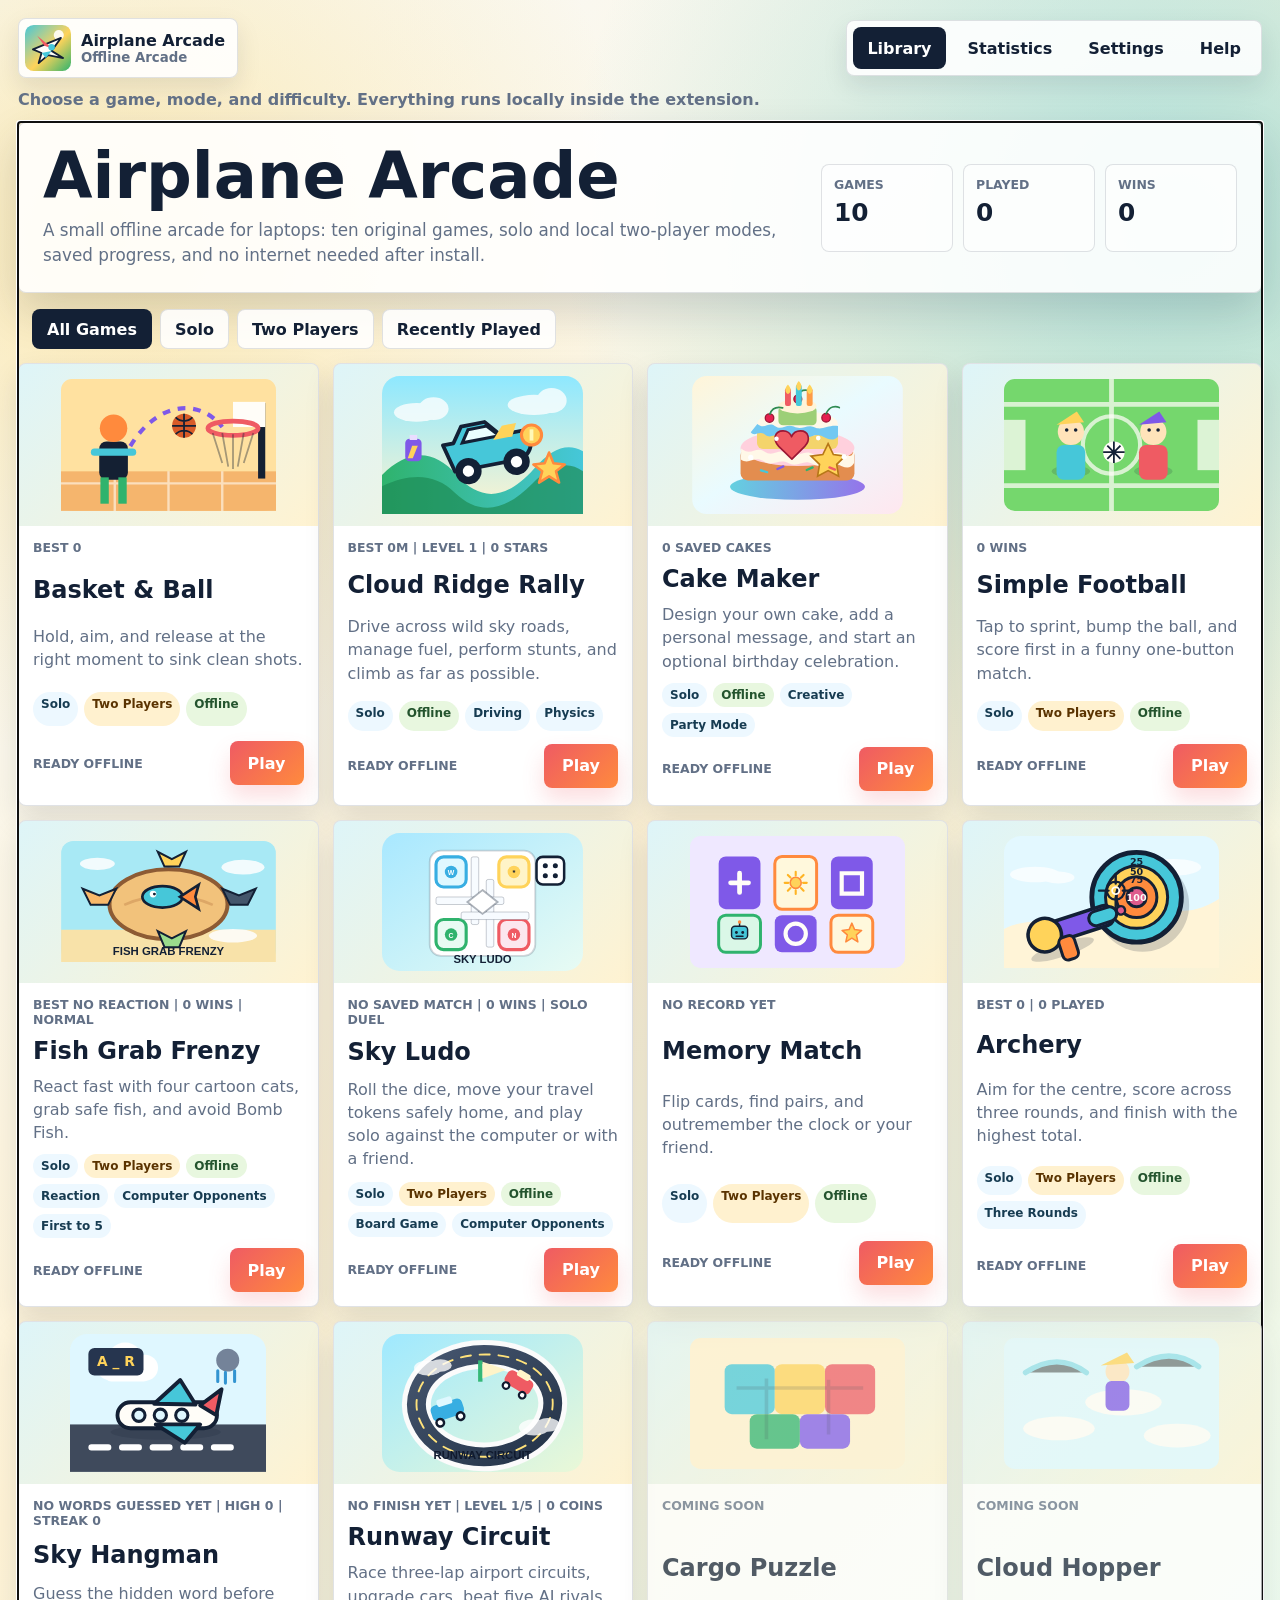
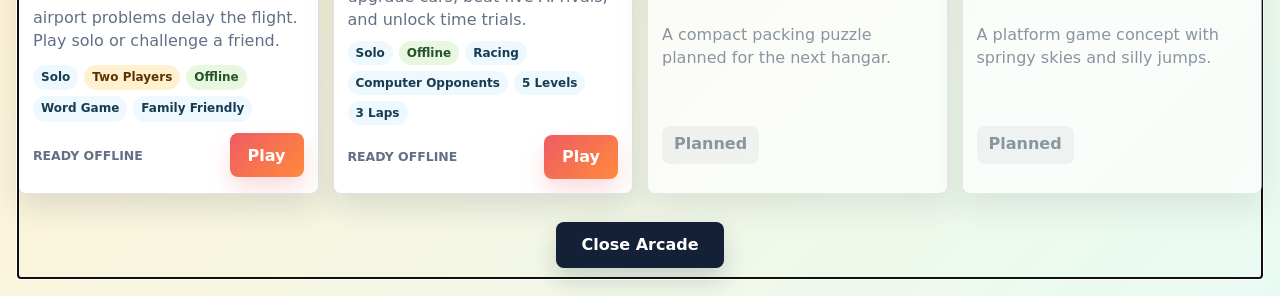
<file: arcade/index.html>
<!doctype html>
<html lang="en">
  <head>
    <meta charset="utf-8" />
    <meta name="viewport" content="width=device-width, initial-scale=1" />
    <title>Airplane Arcade</title>
    <link rel="icon" href="../assets/games/logo.svg" />
    <link rel="stylesheet" href="arcade.css" />
    <link rel="stylesheet" href="../games/football/football.css" />
    <link rel="stylesheet" href="../games/basketball/basketball.css" />
    <link rel="stylesheet" href="../games/memory/memory.css" />
    <link rel="stylesheet" href="../games/sky-ludo/sky-ludo.css" />
    <link rel="stylesheet" href="../games/sky-hangman/sky-hangman.css" />
    <link rel="stylesheet" href="../games/fish-grab-frenzy/fish-grab-frenzy.css" />
    <link rel="stylesheet" href="../games/archery/archery.css" />
    <link rel="stylesheet" href="../games/cake-maker/cake-maker.css" />
    <link rel="stylesheet" href="../games/runway-circuit/runway-circuit.css" />
    <link rel="stylesheet" href="../games/cloud-ridge-rally/cloud-ridge-rally.css" />
    <script type="module" src="arcade.js"></script>
  </head>
  <body>
    <main class="arcade-app" id="arcadeApp">
      <header class="topbar">
        <button class="brand-button" id="homeLogo" type="button" aria-label="Return to library">
          <img src="../assets/games/logo.svg" alt="" />
          <span>
            <strong>Airplane Arcade</strong>
            <small>Offline Arcade</small>
          </span>
        </button>
        <nav class="topnav" aria-label="Arcade navigation">
          <button type="button" data-nav="library">Library</button>
          <button type="button" data-nav="stats">Statistics</button>
          <button type="button" data-nav="settings">Settings</button>
          <button type="button" data-nav="help">Help</button>
        </nav>
      </header>

      <section class="status-ribbon" id="statusRibbon" aria-live="polite"></section>
      <section class="arcade-view" id="arcadeView" tabindex="-1"></section>
    </main>
  </body>
</html>
</file>
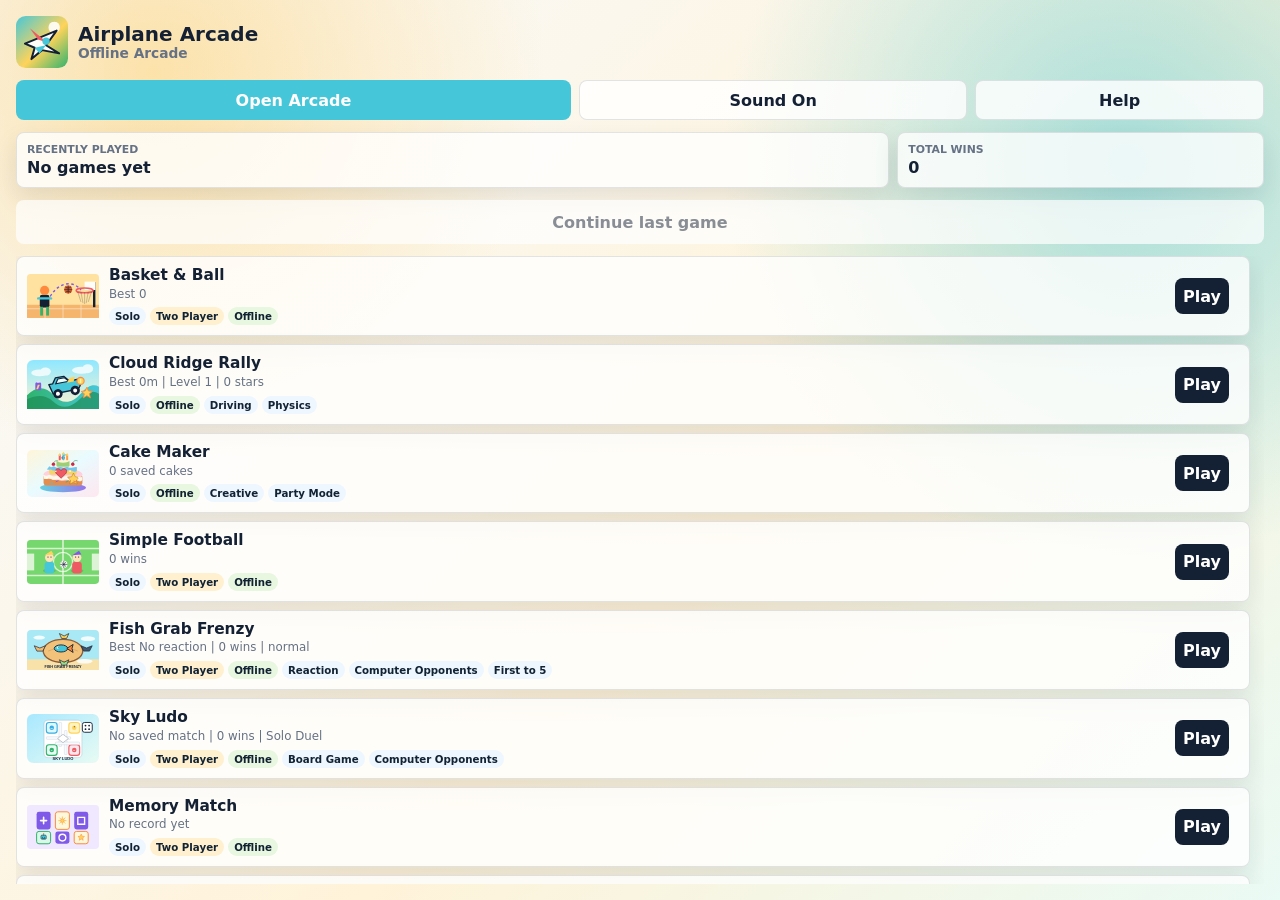
<file: popup/popup.html>
<!doctype html>
<html lang="en">
  <head>
    <meta charset="utf-8" />
    <meta name="viewport" content="width=device-width, initial-scale=1" />
    <title>Airplane Arcade</title>
    <link rel="icon" href="../assets/games/logo.svg" />
    <link rel="stylesheet" href="popup.css" />
    <script type="module" src="popup.js"></script>
  </head>
  <body>
    <main class="popup-shell">
      <header class="brand-row">
        <img src="../assets/games/logo.svg" alt="" class="brand-mark" />
        <div>
          <h1>Airplane Arcade</h1>
          <p>Offline Arcade</p>
        </div>
      </header>

      <nav class="popup-actions" aria-label="Launcher actions">
        <button id="openArcadeBtn" type="button">Open Arcade</button>
        <button id="soundBtn" type="button" aria-pressed="true">Sound On</button>
        <button id="helpBtn" type="button">Help</button>
      </nav>

      <section class="quick-panel">
        <div>
          <span class="tiny-label">Recently played</span>
          <strong id="recentGame">No games yet</strong>
        </div>
        <div>
          <span class="tiny-label">Total wins</span>
          <strong id="totalWins">0</strong>
        </div>
      </section>

      <button class="continue-button" id="continueBtn" type="button">Continue last game</button>

      <section class="game-list" id="gameList" aria-label="Game launcher"></section>
    </main>
  </body>
</html>
</file>
<file: arcade/arcade.css>
:root {
  color-scheme: light;
  --ink: #132035;
  --muted: #627086;
  --paper: #fffdf8;
  --panel: rgba(255, 255, 255, 0.88);
  --panel-solid: #ffffff;
  --line: rgba(19, 32, 53, 0.13);
  --aqua: #46c7d9;
  --green: #2fb36d;
  --orange: #ff8a3d;
  --violet: #7f59e8;
  --red: #ef5b63;
  --yellow: #ffd35a;
  --shadow: 0 18px 44px rgba(19, 32, 53, 0.16);
  --arcade-page-width: 100%;
  font-family:
    ui-sans-serif, system-ui, -apple-system, BlinkMacSystemFont, "Segoe UI",
    sans-serif;
}

[data-theme="dark"] {
  color-scheme: dark;
  --ink: #f5f8ff;
  --muted: #b5c4d9;
  --paper: #070b13;
  --panel: rgba(11, 18, 31, 0.94);
  --panel-solid: #111a2c;
  --line: rgba(181, 196, 217, 0.22);
  --aqua: #6bdff0;
  --green: #46d282;
  --orange: #ff9d5c;
  --violet: #a78bfa;
  --red: #ff6b7a;
  --yellow: #ffdc6b;
  --shadow: 0 22px 52px rgba(0, 0, 0, 0.46);
}

[data-theme="contrast"] {
  color-scheme: light;
  --ink: #050a12;
  --muted: #263142;
  --paper: #ffffff;
  --panel: rgba(255, 255, 255, 0.97);
  --panel-solid: #ffffff;
  --line: rgba(5, 10, 18, 0.4);
  --shadow: 0 18px 44px rgba(0, 0, 0, 0.24);
}

* {
  box-sizing: border-box;
}

html {
  min-width: 960px;
  min-height: 650px;
}

body {
  margin: 0;
  min-height: 100vh;
  color: var(--ink);
  background:
    radial-gradient(circle at 8% 12%, rgba(255, 211, 90, 0.42), transparent 26%),
    radial-gradient(circle at 92% 12%, rgba(70, 199, 217, 0.42), transparent 30%),
    linear-gradient(135deg, #f7fbff 0%, #fff3d6 48%, #e8fbf3 100%);
}

[data-theme="dark"] body {
  background: linear-gradient(135deg, #050812 0%, #101525 48%, #071814 100%);
}

[data-theme="contrast"] body {
  background: #ffffff;
}

button,
input,
select {
  font: inherit;
}

button {
  border: 0;
  border-radius: 8px;
  font-weight: 850;
  cursor: pointer;
}

button:disabled {
  cursor: not-allowed;
  opacity: 0.62;
}

button:focus-visible,
input:focus-visible,
select:focus-visible {
  outline: 3px solid rgba(255, 138, 61, 0.45);
  outline-offset: 2px;
}

.arcade-app {
  min-height: 100vh;
  padding: 18px;
}

.topbar {
  display: flex;
  align-items: center;
  justify-content: space-between;
  gap: 18px;
  width: var(--arcade-page-width);
  max-width: none;
  margin: 0 auto 12px;
}

.brand-button {
  display: flex;
  align-items: center;
  gap: 10px;
  min-height: 58px;
  padding: 6px 12px 6px 6px;
  color: var(--ink);
  background: var(--panel);
  border: 1px solid var(--line);
  box-shadow: 0 10px 24px rgba(19, 32, 53, 0.1);
}

.brand-button img {
  width: 46px;
  height: 46px;
}

.brand-button span {
  display: grid;
  text-align: left;
}

.brand-button small {
  color: var(--muted);
  font-weight: 850;
}

.topnav {
  display: flex;
  gap: 8px;
  padding: 6px;
  border: 1px solid var(--line);
  border-radius: 8px;
  background: var(--panel);
  box-shadow: 0 10px 24px rgba(19, 32, 53, 0.1);
}

.topnav button {
  min-height: 42px;
  padding: 0 14px;
  color: var(--ink);
  background: transparent;
}

.topnav button.is-active {
  color: white;
  background: var(--ink);
}

[data-theme="dark"] .topnav button.is-active,
[data-theme="dark"] .filter-row button.is-selected,
[data-theme="dark"] .secondary-button.is-selected,
[data-theme="dark"] .segmented button.is-selected {
  color: #07111f;
  background: var(--aqua);
  border-color: transparent;
}

.status-ribbon {
  width: var(--arcade-page-width);
  max-width: none;
  min-height: 24px;
  margin: 0 auto 8px;
  color: var(--muted);
  font-weight: 800;
}

.arcade-view {
  width: var(--arcade-page-width);
  max-width: none;
  min-height: calc(100vh - 126px);
  margin: 0 auto;
}

.hero-band,
.setup-panel,
.stats-panel,
.settings-panel,
.help-panel,
.error-panel {
  border: 1px solid var(--line);
  border-radius: 8px;
  background: var(--panel);
  box-shadow: var(--shadow);
}

.hero-band {
  display: grid;
  grid-template-columns: minmax(0, 1fr) auto;
  align-items: center;
  gap: 28px;
  padding: 24px;
  margin-bottom: 16px;
}

.hero-copy h1 {
  max-width: 13ch;
  margin: 0;
  font-size: clamp(2.4rem, 5vw, 4.7rem);
  line-height: 0.92;
  letter-spacing: 0;
}

.hero-copy p {
  max-width: 48rem;
  margin: 12px 0 0;
  color: var(--muted);
  font-size: 1.05rem;
  line-height: 1.5;
}

.hero-stats {
  display: grid;
  grid-template-columns: repeat(3, 132px);
  gap: 10px;
}

.stat-tile {
  min-height: 88px;
  padding: 12px;
  border: 1px solid var(--line);
  border-radius: 8px;
  background: rgba(255, 255, 255, 0.56);
}

[data-theme="dark"] .stat-tile,
[data-theme="dark"] .settings-card,
[data-theme="dark"] .option-box,
[data-theme="dark"] .result-card {
  background: rgba(18, 28, 45, 0.96);
  border-color: rgba(181, 196, 217, 0.24);
}

.stat-tile span,
.card-meta,
.field-label,
.settings-note {
  display: block;
  color: var(--muted);
  font-size: 0.78rem;
  font-weight: 900;
  text-transform: uppercase;
  letter-spacing: 0;
}

.difficulty-note {
  margin: 0;
  color: var(--muted);
  font-weight: 820;
  line-height: 1.4;
}

.stat-tile strong {
  display: block;
  margin-top: 6px;
  font-size: 1.55rem;
}

.filter-row {
  display: flex;
  flex-wrap: wrap;
  gap: 8px;
  margin: 0 0 14px;
  padding: 0 14px;
}

.filter-row button,
.secondary-button {
  min-height: 40px;
  padding: 0 14px;
  color: var(--ink);
  background: var(--panel);
  border: 1px solid var(--line);
}

.filter-row button.is-selected,
.secondary-button.is-selected {
  color: white;
  background: var(--ink);
}

.game-grid {
  display: grid;
  grid-template-columns: repeat(auto-fit, minmax(300px, 1fr));
  gap: 14px;
}

.library-close-panel {
  display: flex;
  justify-content: center;
  padding: 28px 0 10px;
}

.close-arcade-button {
  min-height: 46px;
  padding: 0 24px;
  color: white;
  background: var(--ink);
  border: 1px solid transparent;
  box-shadow: 0 12px 24px rgba(19, 32, 53, 0.18);
}

[data-theme="dark"] .close-arcade-button {
  color: #07111f;
  background: var(--aqua);
}

.library-card {
  display: grid;
  grid-template-rows: 162px auto;
  overflow: hidden;
  border: 1px solid var(--line);
  border-radius: 8px;
  background: var(--panel-solid);
  box-shadow: 0 14px 30px rgba(19, 32, 53, 0.12);
}

[data-theme="dark"] .brand-button,
[data-theme="dark"] .topnav,
[data-theme="dark"] .hero-band,
[data-theme="dark"] .setup-panel,
[data-theme="dark"] .stats-panel,
[data-theme="dark"] .settings-panel,
[data-theme="dark"] .help-panel,
[data-theme="dark"] .error-panel,
[data-theme="dark"] .library-card {
  background: var(--panel);
  border-color: var(--line);
}

[data-theme="dark"] .library-body,
[data-theme="dark"] .library-card.is-coming .library-body {
  background: var(--panel-solid);
}

.library-card.is-coming {
  opacity: 0.72;
}

.library-art {
  display: grid;
  place-items: center;
  background: linear-gradient(135deg, rgba(70, 199, 217, 0.18), rgba(255, 211, 90, 0.28));
}

[data-theme="dark"] .library-art,
[data-theme="dark"] .setup-art {
  background: linear-gradient(135deg, rgba(107, 223, 240, 0.18), rgba(255, 220, 107, 0.1));
}

.library-art img {
  width: min(72%, 230px);
  height: 138px;
  object-fit: contain;
}

.library-body {
  display: grid;
  gap: 10px;
  padding: 14px;
}

.library-body h2,
.setup-title h1,
.stats-panel h1,
.settings-panel h1,
.help-panel h1,
.error-panel h1 {
  margin: 0;
  letter-spacing: 0;
}

.library-body p,
.setup-title p,
.option-box p,
.help-panel p,
.error-panel p {
  margin: 0;
  color: var(--muted);
  line-height: 1.45;
}

.badge-row {
  display: flex;
  flex-wrap: wrap;
  gap: 6px;
}

.mode-badge {
  padding: 5px 8px;
  border-radius: 999px;
  background: #edf8ff;
  color: #173c52;
  font-size: 0.75rem;
  font-weight: 900;
}

.mode-badge.two {
  background: #fff1cf;
  color: #5a3300;
}

.mode-badge.offline {
  background: #e8f7df;
  color: #24542e;
}

.play-row {
  display: flex;
  align-items: center;
  justify-content: space-between;
  gap: 10px;
}

.primary-button {
  min-height: 44px;
  padding: 0 18px;
  color: #fff;
  background: linear-gradient(135deg, var(--red), var(--orange));
  box-shadow: 0 12px 22px rgba(239, 91, 99, 0.2);
}

.ghost-label {
  min-height: 38px;
  padding: 8px 12px;
  border-radius: 8px;
  color: var(--muted);
  background: rgba(98, 112, 134, 0.1);
  font-weight: 900;
}

.setup-panel,
.stats-panel,
.settings-panel,
.help-panel,
.error-panel {
  padding: 22px;
}

.setup-grid {
  display: grid;
  grid-template-columns: minmax(0, 1.1fr) minmax(320px, 0.9fr);
  gap: 18px;
  margin-top: 18px;
}

.setup-art {
  display: grid;
  place-items: center;
  min-height: 260px;
  border-radius: 8px;
  background: linear-gradient(135deg, rgba(70, 199, 217, 0.16), rgba(255, 211, 90, 0.24));
}

.setup-art img {
  width: min(72%, 420px);
  max-height: 270px;
}

.setup-controls {
  display: grid;
  gap: 14px;
}

.option-box {
  display: grid;
  gap: 10px;
  padding: 14px;
  border: 1px solid var(--line);
  border-radius: 8px;
  background: rgba(255, 255, 255, 0.54);
}

.segmented {
  display: flex;
  flex-wrap: wrap;
  gap: 8px;
}

.segmented button {
  min-height: 40px;
  padding: 0 14px;
  color: var(--ink);
  background: rgba(255, 255, 255, 0.8);
  border: 1px solid var(--line);
}

[data-theme="dark"] .segmented button,
[data-theme="dark"] .filter-row button,
[data-theme="dark"] .secondary-button,
[data-theme="dark"] .toggle-button,
[data-theme="dark"] .small-button,
[data-theme="dark"] .popup-actions button {
  color: var(--ink);
  background: rgba(20, 31, 50, 0.96);
  border-color: rgba(181, 196, 217, 0.22);
}

.segmented button.is-selected {
  color: white;
  background: var(--ink);
}

.name-grid {
  display: grid;
  grid-template-columns: 1fr 1fr;
  gap: 10px;
}

.name-grid.is-single {
  grid-template-columns: 1fr;
}

.field {
  display: grid;
  gap: 6px;
}

.field input,
.field select,
.volume-input {
  min-height: 40px;
  border: 1px solid var(--line);
  border-radius: 8px;
  padding: 0 10px;
  color: var(--ink);
  background: var(--panel-solid);
}

.volume-input {
  accent-color: var(--aqua);
}

.instructions-list {
  display: grid;
  gap: 8px;
  margin: 0;
  padding: 0;
  list-style: none;
}

.instructions-list li {
  padding: 10px 12px;
  border-radius: 8px;
  background: rgba(70, 199, 217, 0.12);
  font-weight: 760;
}

[data-theme="dark"] .field input,
[data-theme="dark"] .field select,
[data-theme="dark"] .volume-input,
[data-theme="dark"] .instructions-list li,
[data-theme="dark"] .recent-list li,
[data-theme="dark"] .history-list li,
[data-theme="dark"] .empty-state,
[data-theme="dark"] .ghost-label {
  color: var(--ink);
  background: rgba(8, 14, 25, 0.72);
  border-color: rgba(181, 196, 217, 0.2);
}

[data-theme="dark"] .card-meta,
[data-theme="dark"] .field-label,
[data-theme="dark"] .settings-note,
[data-theme="dark"] .control-list li,
[data-theme="dark"] .library-body p,
[data-theme="dark"] .setup-title p,
[data-theme="dark"] .option-box p,
[data-theme="dark"] .help-panel p,
[data-theme="dark"] .error-panel p {
  color: var(--muted);
}

.control-list {
  display: grid;
  gap: 6px;
  margin: 0;
  padding: 0;
  list-style: none;
}

.control-list li {
  color: var(--muted);
  font-weight: 850;
}

.settings-grid,
.stats-grid {
  display: grid;
  grid-template-columns: repeat(3, minmax(0, 1fr));
  gap: 14px;
  margin-top: 18px;
}

.settings-card,
.result-card {
  display: grid;
  gap: 12px;
  padding: 14px;
  border: 1px solid var(--line);
  border-radius: 8px;
  background: rgba(255, 255, 255, 0.58);
}

.settings-card h2,
.result-card h2 {
  margin: 0;
  font-size: 1.05rem;
}

.settings-row,
.control-row {
  display: flex;
  align-items: center;
  justify-content: space-between;
  gap: 10px;
}

.toggle-button,
.danger-button,
.small-button {
  min-height: 38px;
  padding: 0 12px;
  color: var(--ink);
  background: rgba(255, 255, 255, 0.86);
  border: 1px solid var(--line);
}

.toggle-button[aria-pressed="true"] {
  color: white;
  background: var(--green);
  border-color: transparent;
}

.danger-button {
  color: white;
  background: var(--red);
  border-color: transparent;
}

.control-row button.is-recording {
  color: white;
  background: var(--violet);
}

.recent-list,
.history-list {
  display: grid;
  gap: 8px;
  margin: 0;
  padding: 0;
  list-style: none;
}

.recent-list li,
.history-list li {
  padding: 10px;
  border: 1px solid var(--line);
  border-radius: 8px;
  color: var(--muted);
  background: rgba(255, 255, 255, 0.46);
}

.empty-state {
  padding: 24px;
  border: 1px dashed var(--line);
  border-radius: 8px;
  color: var(--muted);
  background: rgba(255, 255, 255, 0.44);
  font-weight: 850;
  text-align: center;
}

.help-grid {
  display: grid;
  grid-template-columns: repeat(2, minmax(0, 1fr));
  gap: 14px;
  margin-top: 18px;
}

@media (max-width: 1080px) {
  html {
    min-width: 760px;
  }

  .hero-band,
  .setup-grid {
    grid-template-columns: 1fr;
  }

  .hero-stats,
  .settings-grid,
  .stats-grid,
  .game-grid {
    grid-template-columns: repeat(2, minmax(0, 1fr));
  }
}
</file>
<file: games/football/football.css>
.football-game {
  display: grid;
  grid-template-rows: auto minmax(0, 1fr);
  align-content: stretch;
  gap: 12px;
  min-height: calc(100vh - 126px);
}

.football-shell {
  display: grid;
  grid-template-columns: minmax(0, 1fr) 280px;
  gap: 14px;
}

.football-field,
.football-side {
  border: 1px solid var(--line);
  border-radius: 8px;
  background: var(--panel);
  box-shadow: var(--shadow);
}

.football-field {
  position: relative;
  overflow: hidden;
  min-height: clamp(560px, 68vh, 720px);
}

.football-field canvas {
  display: block;
  width: 100%;
  height: clamp(560px, 68vh, 720px);
  touch-action: none;
}

.football-side {
  display: grid;
  align-content: start;
  gap: 12px;
  padding: 14px;
}

.football-side h2 {
  margin: 0;
  font-size: 1.05rem;
}

.football-side p {
  margin: 0;
  color: var(--muted);
  line-height: 1.45;
}

.tap-button {
  min-height: 52px;
  color: white;
  background: var(--green);
}

@media (max-width: 1080px) {
  .football-shell {
    grid-template-columns: 1fr;
  }
}
</file>
<file: games/basketball/basketball.css>
.basketball-game {
  display: grid;
  grid-template-rows: auto minmax(0, 1fr);
  align-content: stretch;
  gap: 12px;
  min-height: calc(100vh - 126px);
}

.basketball-shell {
  display: grid;
  grid-template-columns: minmax(0, 1fr) 280px;
  gap: 14px;
}

.basketball-court,
.basketball-side {
  border: 1px solid var(--line);
  border-radius: 8px;
  background: var(--panel);
  box-shadow: var(--shadow);
}

.basketball-court {
  position: relative;
  overflow: hidden;
  min-height: clamp(560px, 68vh, 720px);
}

.basketball-court canvas {
  display: block;
  width: 100%;
  height: clamp(560px, 68vh, 720px);
  touch-action: none;
}

.basketball-side {
  display: grid;
  align-content: start;
  gap: 12px;
  padding: 14px;
}

.basketball-side h2 {
  margin: 0;
  font-size: 1.05rem;
}

.basketball-side p {
  margin: 0;
  color: var(--muted);
  line-height: 1.45;
}

.power-stack {
  display: grid;
  gap: 8px;
}

.power-meter,
.angle-meter {
  height: 16px;
  overflow: hidden;
  border-radius: 999px;
  background: rgba(19, 32, 53, 0.12);
}

.power-meter span,
.angle-meter span {
  display: block;
  width: 0%;
  height: 100%;
  border-radius: inherit;
  background: linear-gradient(90deg, var(--green), var(--yellow), var(--orange));
}

.angle-meter span {
  background: linear-gradient(90deg, var(--aqua), var(--violet));
}

.court-action {
  min-height: 52px;
  color: #fff;
  background: var(--orange);
  border: 0;
}

@media (max-width: 1080px) {
  .basketball-shell {
    grid-template-columns: 1fr;
  }
}
</file>
<file: games/memory/memory.css>
.memory-game {
  display: grid;
  grid-template-rows: auto minmax(0, 1fr);
  align-content: stretch;
  gap: 12px;
  min-height: calc(100vh - 126px);
}

.memory-shell {
  display: grid;
  grid-template-columns: minmax(0, 1fr) 300px;
  gap: 14px;
}

.game-bar,
.memory-playfield,
.memory-side,
.game-overlay-panel {
  border: 1px solid var(--line);
  border-radius: 8px;
  background: var(--panel);
  box-shadow: var(--shadow);
}

.game-bar {
  display: flex;
  align-items: center;
  justify-content: space-between;
  gap: 12px;
  padding: 12px;
}

.game-title h1 {
  margin: 0;
  font-size: 1.25rem;
}

.game-title p {
  margin: 2px 0 0;
  color: var(--muted);
  font-weight: 800;
}

.score-strip {
  display: flex;
  align-items: center;
  flex-wrap: wrap;
  gap: 8px;
}

.score-pill {
  min-width: 88px;
  padding: 8px 10px;
  border-radius: 8px;
  color: var(--ink);
  background: rgba(255, 255, 255, 0.62);
  border: 1px solid var(--line);
  font-weight: 900;
  text-align: center;
}

[data-theme="dark"] .score-pill {
  background: rgba(255, 255, 255, 0.08);
}

.game-actions {
  display: flex;
  gap: 8px;
}

.game-actions button,
.overlay-actions button,
.memory-side button {
  min-height: 40px;
  padding: 0 12px;
  color: var(--ink);
  background: var(--panel-solid);
  border: 1px solid var(--line);
}

.game-actions .primary-action,
.overlay-actions .primary-action {
  color: white;
  background: var(--violet);
  border-color: transparent;
}

.memory-playfield {
  position: relative;
  min-height: clamp(560px, 66vh, 720px);
  padding: 16px;
}

.memory-toast {
  min-height: 28px;
  margin-bottom: 12px;
  color: var(--violet);
  font-weight: 950;
  text-align: center;
}

.memory-toast.is-changing {
  animation: memory-pop 360ms ease;
}

.memory-board {
  display: grid;
  gap: 10px;
  width: min(100%, 1080px);
  margin: 0 auto;
}

.memory-board[data-cols="4"] {
  grid-template-columns: repeat(4, minmax(82px, 1fr));
}

.memory-board[data-cols="6"] {
  grid-template-columns: repeat(6, minmax(70px, 1fr));
}

.memory-card {
  display: grid;
  place-items: center;
  aspect-ratio: 1 / 0.78;
  min-height: 76px;
  padding: 10px;
  border: 2px solid rgba(19, 32, 53, 0.16);
  border-radius: 8px;
  color: var(--ink);
  background:
    linear-gradient(135deg, rgba(127, 89, 232, 0.88), rgba(70, 199, 217, 0.88)),
    var(--violet);
  box-shadow: 0 10px 18px rgba(19, 32, 53, 0.16);
  font-size: clamp(0.9rem, 2.5vw, 1.45rem);
  font-weight: 950;
  letter-spacing: 0;
  line-height: 1;
  transform: translateY(0);
  transition:
    transform 150ms ease,
    background 150ms ease,
    border-color 150ms ease;
}

.memory-hidden-mark {
  display: grid;
  place-items: center;
  width: min(60%, 56px);
  aspect-ratio: 1;
  border-radius: 8px;
  color: #ffffff;
  border: 4px solid rgba(255, 255, 255, 0.92);
  font-size: clamp(2rem, 5vw, 3rem);
  font-weight: 950;
}

.memory-symbol {
  display: block;
  width: min(82%, 82px);
  aspect-ratio: 1;
  filter: drop-shadow(0 4px 0 rgba(19, 32, 53, 0.08));
}

.memory-card:hover,
.memory-card:focus-visible {
  transform: translateY(-2px);
}

.memory-card.is-open,
.memory-card.is-matched {
  color: var(--ink);
  background: #fff8dc;
  border-color: rgba(255, 138, 61, 0.48);
}

.memory-card.is-matched {
  background: #daf7e7;
  border-color: rgba(47, 179, 109, 0.58);
}

.memory-card.is-focus {
  outline: 4px solid rgba(255, 211, 90, 0.78);
  outline-offset: 2px;
}

.memory-side {
  display: grid;
  align-content: start;
  gap: 12px;
  padding: 14px;
}

.memory-side h2 {
  margin: 0;
  font-size: 1.05rem;
}

.memory-side p {
  margin: 0;
  color: var(--muted);
  line-height: 1.45;
}

.game-overlay {
  position: absolute;
  inset: 0;
  z-index: 8;
  display: none;
  place-items: center;
  padding: 18px;
  background: rgba(19, 32, 53, 0.22);
}

.game-overlay.is-visible {
  display: grid;
}

.game-overlay-panel {
  width: min(470px, 100%);
  padding: 22px;
}

.game-overlay-panel h2 {
  margin: 0;
  font-size: 2rem;
}

.game-overlay-panel p {
  color: var(--muted);
}

.overlay-actions {
  display: flex;
  flex-wrap: wrap;
  gap: 8px;
}

@keyframes memory-pop {
  0% {
    transform: scale(0.95);
    opacity: 0.5;
  }
  100% {
    transform: scale(1);
    opacity: 1;
  }
}

@media (max-width: 1080px) {
  .memory-shell {
    grid-template-columns: 1fr;
  }
}
</file>
<file: games/sky-ludo/sky-ludo.css>
.sky-ludo-game {
  --ludo-blue: #38aee2;
  --ludo-yellow: #ffd35a;
  --ludo-green: #2fb36d;
  --ludo-coral: #ef5b63;
  --ludo-ink: #132035;
  --ludo-deep: #101a2e;
  --ludo-panel: rgba(17, 29, 48, 0.94);
  --ludo-panel-soft: rgba(24, 39, 63, 0.9);
  --ludo-panel-solid: #121f35;
  --ludo-line: rgba(214, 232, 255, 0.2);
  --ludo-text: #f7fbff;
  --ludo-muted: #b8cce4;
  color: var(--ludo-text);
}

.sky-ludo-game.is-playing {
  display: grid;
  grid-template-rows: auto minmax(0, 1fr);
  min-height: calc(100vh - 126px);
}

.sky-ludo-bar {
  margin-bottom: 12px;
}

.sky-ludo-mini-stats,
.sky-ludo-live-stats {
  min-width: 280px;
}

.sky-ludo-screen-title {
  position: absolute;
  width: 1px;
  height: 1px;
  overflow: hidden;
  clip: rect(0, 0, 0, 0);
}

.sky-ludo-menu-panel,
.sky-ludo-result-panel {
  padding: 22px;
  border: 1px solid var(--ludo-line);
  border-radius: 8px;
  background: linear-gradient(135deg, rgba(18, 31, 53, 0.97), rgba(24, 43, 68, 0.94));
  box-shadow: 0 18px 44px rgba(7, 13, 25, 0.34);
  color: var(--ludo-text);
}

.sky-ludo-menu-panel h2,
.sky-ludo-result-panel h2 {
  margin: 4px 0 10px;
  font-size: 2rem;
  line-height: 1.05;
  letter-spacing: 0;
}

.sky-ludo-menu-panel p,
.sky-ludo-result-panel p,
.sky-ludo-note {
  margin: 0;
  color: var(--ludo-muted);
  line-height: 1.45;
  font-weight: 720;
}

.sky-ludo-info-grid,
.sky-ludo-choice-grid,
.sky-ludo-setup-grid {
  display: grid;
  grid-template-columns: repeat(2, minmax(0, 1fr));
  gap: 14px;
  margin-top: 16px;
}

.sky-ludo-choice-grid {
  grid-template-columns: repeat(3, minmax(0, 1fr));
}

.sky-ludo-info-card,
.sky-ludo-choice-card {
  display: grid;
  gap: 10px;
  min-height: 120px;
  padding: 16px;
  border: 1px solid var(--ludo-line);
  border-radius: 8px;
  background: var(--ludo-panel-soft);
  color: var(--ludo-text);
  text-align: left;
}

[data-theme="dark"] .sky-ludo-info-card,
[data-theme="dark"] .sky-ludo-choice-card {
  background: rgba(11, 18, 32, 0.72);
}

.sky-ludo-choice-card {
  cursor: pointer;
}

.sky-ludo-choice-card strong,
.sky-ludo-info-card h3 {
  margin: 0;
  font-size: 1.08rem;
}

.sky-ludo-choice-card span,
.sky-ludo-info-card small {
  color: var(--ludo-muted);
  font-weight: 760;
  line-height: 1.35;
}

.sky-ludo-choice-card.is-selected,
.sky-ludo-segmented .is-selected,
.sky-ludo-toggle-row .is-selected,
.sky-ludo-actions .primary-action,
.sky-ludo-dice-card .primary-action {
  background: var(--ludo-blue);
  color: #fff;
  border-color: transparent;
}

.sky-ludo-segmented,
.sky-ludo-actions {
  display: flex;
  flex-wrap: wrap;
  gap: 10px;
  margin-top: 16px;
}

.sky-ludo-segmented {
  margin-top: 0;
}

.sky-ludo-segmented button,
.sky-ludo-actions button,
.sky-ludo-toggle-row button,
.sky-ludo-dice-card button,
.sky-ludo-pause-card button {
  min-height: 40px;
  padding: 0 14px;
  border: 1px solid var(--ludo-line);
  border-radius: 8px;
  background: rgba(15, 26, 43, 0.86);
  color: var(--ludo-text);
  font-weight: 900;
}

.sky-ludo-toggle-row {
  display: flex;
  align-items: center;
  justify-content: space-between;
  gap: 12px;
  padding: 10px 0;
  border-top: 1px solid var(--ludo-line);
}

.sky-ludo-toggle-row:first-of-type {
  border-top: 0;
}

.sky-ludo-toggle-row span {
  display: grid;
  gap: 2px;
}

.sky-ludo-shell {
  display: grid;
  grid-template-columns: minmax(620px, 1fr) minmax(280px, 360px);
  gap: 14px;
  min-height: 0;
}

.sky-ludo-board-wrap {
  position: relative;
  min-height: 720px;
  overflow: hidden;
  border: 1px solid var(--ludo-line);
  border-radius: 8px;
  background: #14243b;
  box-shadow: 0 18px 48px rgba(7, 13, 25, 0.38);
}

.sky-ludo-canvas {
  display: block;
  width: 100%;
  height: min(78vh, 820px);
  min-height: 720px;
}

.sky-ludo-side {
  display: grid;
  align-content: start;
  gap: 12px;
}

.sky-ludo-dice-card,
.sky-ludo-player-list,
.sky-ludo-history,
.sky-ludo-rule-summary,
.sky-ludo-pause-card {
  padding: 16px;
  border: 1px solid var(--ludo-line);
  border-radius: 8px;
  background: var(--ludo-panel);
  box-shadow: 0 14px 34px rgba(7, 13, 25, 0.28);
  color: var(--ludo-text);
}

.sky-ludo-dice-card {
  display: grid;
  gap: 10px;
}

.sky-ludo-dice-card h2 {
  margin: 0;
  font-size: 1.35rem;
}

.sky-ludo-dice {
  display: grid;
  place-items: center;
  width: 82px;
  height: 82px;
  border: 3px solid var(--ludo-ink);
  border-radius: 8px;
  background: #fff;
  color: var(--ludo-ink);
  font-size: 2.4rem;
  font-weight: 950;
  box-shadow: 0 10px 20px rgba(19, 32, 53, 0.14);
}

.sky-ludo-dice.is-rolling {
  animation: sky-ludo-bounce 0.28s ease-in-out infinite alternate;
}

@keyframes sky-ludo-bounce {
  from {
    transform: translateY(0) rotate(-4deg);
  }
  to {
    transform: translateY(-7px) rotate(5deg);
  }
}

.sky-ludo-message {
  min-height: 40px;
}

.sky-ludo-player-list {
  display: grid;
  gap: 8px;
}

.sky-ludo-player-card {
  display: grid;
  gap: 4px;
  padding: 10px;
  border: 1px solid var(--ludo-line);
  border-left: 7px solid var(--ludo-blue);
  border-radius: 8px;
  background: rgba(14, 24, 40, 0.78);
}

.sky-ludo-player-card[data-player="yellow"] {
  border-left-color: var(--ludo-yellow);
}

.sky-ludo-player-card[data-player="green"] {
  border-left-color: var(--ludo-green);
}

.sky-ludo-player-card[data-player="coral"] {
  border-left-color: var(--ludo-coral);
}

.sky-ludo-player-card.is-active {
  outline: 3px solid rgba(56, 174, 226, 0.42);
  background: rgba(28, 47, 74, 0.96);
}

.sky-ludo-player-card p,
.sky-ludo-player-card span,
.sky-ludo-rule-summary span,
.sky-ludo-history li {
  margin: 0;
  color: var(--ludo-muted);
  font-weight: 760;
}

.sky-ludo-history ul {
  margin: 10px 0 0;
  padding-left: 18px;
}

.sky-ludo-rule-summary {
  display: grid;
  gap: 6px;
}

.sky-ludo-rule-summary h3 {
  margin: 0;
}

.sky-ludo-game .game-overlay.is-visible {
  position: absolute;
  inset: 0;
  display: grid;
  place-items: center;
  background: rgba(6, 12, 22, 0.62);
  backdrop-filter: blur(3px);
}

.sky-ludo-pause-card {
  display: grid;
  width: min(560px, calc(100% - 32px));
  gap: 10px;
  background: var(--ludo-panel-solid);
}

.sky-ludo-game input {
  border-color: var(--ludo-line);
  background: rgba(7, 15, 28, 0.72);
  color: var(--ludo-text);
}

.sky-ludo-game input:focus,
.sky-ludo-game button:focus-visible {
  outline: 3px solid rgba(56, 174, 226, 0.42);
  outline-offset: 2px;
}

.sky-ludo-ranking {
  margin: 10px 0 0;
  padding-left: 24px;
  font-weight: 840;
}

.sky-ludo-result-panel.is-win {
  border-color: rgba(47, 179, 109, 0.42);
}

[data-theme="contrast"] .sky-ludo-choice-card.is-selected,
[data-theme="contrast"] .sky-ludo-segmented .is-selected,
[data-theme="contrast"] .sky-ludo-toggle-row .is-selected,
[data-theme="contrast"] .sky-ludo-actions .primary-action,
[data-theme="contrast"] .sky-ludo-dice-card .primary-action {
  background: #050a12;
  color: #fff;
}

@media (prefers-reduced-motion: reduce) {
  .sky-ludo-dice.is-rolling {
    animation-duration: 0.01s;
  }
}

@media (max-width: 1180px) {
  .sky-ludo-shell {
    grid-template-columns: 1fr;
  }

  .sky-ludo-side {
    grid-template-columns: repeat(2, minmax(0, 1fr));
  }
}

@media (max-width: 820px) {
  .sky-ludo-info-grid,
  .sky-ludo-choice-grid,
  .sky-ludo-setup-grid,
  .sky-ludo-side {
    grid-template-columns: 1fr;
  }

  .sky-ludo-board-wrap,
  .sky-ludo-canvas {
    min-height: 560px;
  }
}
</file>
<file: games/sky-hangman/sky-hangman.css>
.sky-hangman-game {
  display: grid;
  gap: 12px;
  min-height: calc(100vh - 126px);
  color: var(--ink);
}

.hangman-screen-title {
  position: absolute;
  width: 1px;
  height: 1px;
  overflow: hidden;
  clip: rect(0 0 0 0);
}

.hangman-game-bar,
.hangman-mini-stats,
.hangman-live-stats {
  align-items: center;
}

.hangman-menu-panel,
.hangman-result-panel {
  padding: 24px;
  border: 1px solid var(--line);
  border-radius: 8px;
  background: var(--panel);
  box-shadow: var(--shadow);
}

.hangman-hero-panel {
  background:
    linear-gradient(135deg, rgba(232, 249, 255, 0.96), rgba(255, 246, 219, 0.94)),
    var(--panel-solid);
}

.hangman-menu-panel h2,
.hangman-result-panel h2 {
  margin: 6px 0 8px;
  font-size: clamp(1.8rem, 3vw, 3rem);
  line-height: 1;
  letter-spacing: 0;
}

.hangman-menu-panel p,
.hangman-result-panel p,
.hangman-info-card p,
.hangman-choice-card span,
.hangman-category-card span,
.hangman-warning,
.hangman-small-note,
.hangman-hint,
.hangman-status,
.hangman-challenge-note {
  color: var(--muted);
  font-weight: 800;
  line-height: 1.45;
}

.hangman-info-grid,
.hangman-choice-grid,
.hangman-name-grid {
  display: grid;
  grid-template-columns: repeat(auto-fit, minmax(230px, 1fr));
  gap: 12px;
  margin: 16px 0;
}

.hangman-category-grid {
  display: grid;
  grid-template-columns: repeat(auto-fit, minmax(160px, 1fr));
  gap: 10px;
  margin: 16px 0;
}

.hangman-info-card,
.hangman-choice-card,
.hangman-category-card {
  display: grid;
  gap: 8px;
  min-height: 118px;
  padding: 16px;
  color: var(--ink);
  text-align: left;
  border: 1px solid var(--line);
  border-radius: 8px;
  background: rgba(255, 255, 255, 0.66);
}

[data-theme="dark"] .hangman-info-card,
[data-theme="dark"] .hangman-choice-card,
[data-theme="dark"] .hangman-category-card {
  background: rgba(255, 255, 255, 0.07);
}

.hangman-choice-card.is-selected,
.hangman-category-card.is-selected,
.hangman-choice-row .is-selected,
.hangman-menu-actions .primary-action,
.hangman-overlay-card .primary-action {
  color: #fff;
  background: #273b5f;
  border-color: transparent;
}

.hangman-choice-row,
.hangman-menu-actions {
  display: flex;
  flex-wrap: wrap;
  gap: 10px;
  align-items: center;
}

.hangman-menu-actions {
  margin-top: 16px;
}

.hangman-menu-actions button,
.hangman-choice-row button,
.hangman-side button,
.hangman-overlay-card button {
  min-height: 42px;
  padding: 0 14px;
  color: var(--ink);
  border: 1px solid var(--line);
  background: var(--panel-solid);
}

.hangman-pill {
  display: grid;
  min-width: 142px;
  gap: 3px;
  padding: 10px 12px;
  border-radius: 8px;
  background: rgba(255, 255, 255, 0.72);
  border: 1px solid var(--line);
}

[data-theme="dark"] .hangman-pill {
  background: rgba(255, 255, 255, 0.07);
}

.hangman-pill small,
.hangman-category-badge,
.hangman-letter-group strong {
  color: var(--muted);
  font-size: 0.72rem;
  font-weight: 950;
  text-transform: uppercase;
  letter-spacing: 0;
}

.hangman-step-list {
  display: grid;
  gap: 10px;
  padding-left: 22px;
  color: var(--ink);
  font-weight: 820;
}

.hangman-field {
  display: grid;
  gap: 8px;
  margin: 12px 0;
}

.hangman-field input {
  min-height: 46px;
  padding: 0 12px;
  color: var(--ink);
  border: 1px solid var(--line);
  border-radius: 8px;
  background: var(--panel-solid);
  font-weight: 850;
}

.hangman-pass-panel {
  text-align: center;
}

.hangman-play-shell {
  display: grid;
  grid-template-columns: minmax(0, 1fr) 310px;
  grid-template-areas:
    "scene side"
    "keyboard keyboard";
  gap: 14px;
}

.hangman-scene-card,
.hangman-side-card,
.hangman-keyboard-card,
.hangman-word-panel,
.hangman-overlay-card {
  border: 1px solid var(--line);
  border-radius: 8px;
  background: var(--panel);
  box-shadow: var(--shadow);
}

.hangman-scene-card {
  grid-area: scene;
  display: grid;
  grid-template-rows: minmax(360px, 52vh) auto;
  overflow: hidden;
}

.hangman-canvas {
  display: block;
  width: 100%;
  height: 100%;
  min-height: 360px;
}

.hangman-word-panel {
  display: grid;
  gap: 10px;
  padding: 16px;
  border-width: 1px 0 0;
  border-radius: 0;
  box-shadow: none;
}

.hangman-category-badge {
  display: inline-flex;
  width: fit-content;
  padding: 7px 10px;
  color: #fff;
  border-radius: 8px;
  background: #273b5f;
}

.hangman-word-display {
  display: flex;
  flex-wrap: wrap;
  gap: 8px;
  align-items: center;
  min-height: 70px;
  padding: 8px 0;
}

.hangman-word-display span {
  display: grid;
  place-items: center;
  min-width: clamp(28px, 4vw, 48px);
  height: clamp(42px, 6vw, 64px);
  padding: 0 8px;
  border-radius: 8px;
  border: 2px solid rgba(39, 59, 95, 0.2);
  background: var(--panel-solid);
  color: var(--ink);
  font-size: clamp(1.35rem, 3.4vw, 2.4rem);
  font-weight: 950;
}

.hangman-word-display .is-hidden {
  color: transparent;
  border-bottom: 6px solid #273b5f;
}

.hangman-word-display .is-space {
  width: 24px;
  min-width: 24px;
  border: 0;
  background: transparent;
}

.hangman-side {
  grid-area: side;
  display: grid;
  gap: 10px;
  align-content: start;
}

.hangman-side-card {
  display: grid;
  gap: 10px;
  padding: 14px;
}

.hangman-side-card h2 {
  margin: 0;
  font-size: 1.08rem;
}

.hangman-letter-group {
  display: grid;
  gap: 4px;
  min-height: 48px;
  padding: 10px;
  border-radius: 8px;
  background: rgba(255, 255, 255, 0.54);
}

[data-theme="dark"] .hangman-letter-group {
  background: rgba(255, 255, 255, 0.07);
}

.hangman-letter-group span {
  word-break: break-word;
  font-weight: 900;
}

.hangman-keyboard-card {
  grid-area: keyboard;
  padding: 14px;
}

.hangman-keyboard {
  display: grid;
  grid-template-columns: repeat(13, minmax(38px, 1fr));
  gap: 8px;
}

.hangman-letter {
  position: relative;
  min-height: 48px;
  color: var(--ink);
  border: 2px solid rgba(39, 59, 95, 0.16);
  background: var(--panel-solid);
  font-weight: 950;
}

.hangman-letter:hover:not(:disabled),
.hangman-letter:focus-visible {
  transform: translateY(-1px);
}

.hangman-letter.is-correct {
  color: #113522;
  border-color: #2fb36d;
  background: #d9f7e6;
}

.hangman-letter.is-correct::after {
  content: "Correct";
  position: absolute;
  inset: auto 4px 3px;
  color: #17643a;
  font-size: 0.52rem;
  font-weight: 950;
}

.hangman-letter.is-incorrect {
  color: #4c171e;
  border-color: #ef5b63;
  background: #ffe1e5;
}

.hangman-letter.is-incorrect::after {
  content: "Wrong";
  position: absolute;
  inset: auto 4px 3px;
  color: #a62f3c;
  font-size: 0.52rem;
  font-weight: 950;
}

.hangman-letter:disabled {
  cursor: not-allowed;
}

.hangman-result-panel.is-win {
  background:
    linear-gradient(135deg, rgba(229, 250, 235, 0.96), rgba(223, 247, 255, 0.94)),
    var(--panel-solid);
}

.hangman-challenge-note {
  padding: 12px;
  border-radius: 8px;
  background: rgba(255, 211, 90, 0.22);
}

.hangman-overlay {
  align-items: center;
  justify-content: center;
}

.hangman-overlay-card {
  display: grid;
  gap: 12px;
  width: min(500px, 100%);
  padding: 24px;
}

.hangman-overlay-card h2 {
  margin: 0;
}

[data-theme="contrast"] .hangman-scene-card,
[data-theme="contrast"] .hangman-side-card,
[data-theme="contrast"] .hangman-keyboard-card,
[data-theme="contrast"] .hangman-word-panel,
[data-theme="contrast"] .hangman-menu-panel,
[data-theme="contrast"] .hangman-result-panel,
[data-theme="contrast"] .hangman-info-card,
[data-theme="contrast"] .hangman-choice-card,
[data-theme="contrast"] .hangman-category-card,
[data-theme="contrast"] .hangman-overlay-card {
  border-color: #050a12;
  box-shadow: none;
}

@media (max-width: 1020px) {
  .hangman-play-shell {
    grid-template-columns: 1fr;
    grid-template-areas:
      "scene"
      "side"
      "keyboard";
  }

  .hangman-side {
    grid-template-columns: repeat(3, minmax(0, 1fr));
  }
}

@media (max-width: 720px) {
  .hangman-info-grid,
  .hangman-choice-grid,
  .hangman-name-grid,
  .hangman-side {
    grid-template-columns: 1fr;
  }

  .hangman-keyboard {
    grid-template-columns: repeat(7, minmax(36px, 1fr));
  }

  .hangman-scene-card {
    grid-template-rows: minmax(300px, 44vh) auto;
  }
}
</file>
<file: games/fish-grab-frenzy/fish-grab-frenzy.css>
.fish-grab-game {
  display: grid;
  grid-template-rows: auto auto minmax(0, 1fr);
  align-content: stretch;
  gap: 12px;
  min-height: calc(100vh - 126px);
}

.fish-grab-playing {
  grid-template-rows: auto minmax(0, 1fr);
}

.fish-game-bar,
.fish-menu-panel,
.fish-stage-shell,
.fish-overlay-card {
  border: 1px solid var(--line);
  border-radius: 8px;
  background: var(--panel);
  box-shadow: var(--shadow);
}

.fish-game-bar {
  align-items: center;
}

.fish-mini-stats,
.fish-live-score {
  justify-content: center;
}

.fish-mini-stats span,
.fish-live-score span {
  min-width: 92px;
  padding: 8px 10px;
  border: 1px solid var(--line);
  border-radius: 8px;
  color: var(--ink);
  background: rgba(255, 255, 255, 0.62);
  font-weight: 900;
  text-align: center;
}

.fish-mini-stats small,
.fish-live-score small {
  display: block;
  color: var(--muted);
  font-size: 0.7rem;
  font-weight: 900;
  text-transform: uppercase;
}

.fish-mini-stats strong,
.fish-live-score strong {
  display: block;
  margin-top: 2px;
}

.fish-menu-panel {
  display: grid;
  gap: 16px;
  padding: 18px;
}

.fish-hero-panel {
  min-height: min(560px, calc(100vh - 220px));
  align-content: start;
}

.fish-menu-panel h2,
.fish-info-card h3,
.fish-result-card h3 {
  margin: 0;
  letter-spacing: 0;
}

.fish-menu-panel p,
.fish-info-card p,
.fish-result-card p,
.fish-muted {
  margin: 0;
  color: var(--muted);
  line-height: 1.45;
  font-weight: 760;
}

.fish-info-grid,
.fish-card-row,
.fish-cat-grid,
.fish-stat-grid,
.fish-result-grid,
.fish-name-grid {
  display: grid;
  gap: 12px;
}

.fish-info-grid,
.fish-result-grid {
  grid-template-columns: repeat(4, minmax(0, 1fr));
}

.fish-card-row,
.fish-cat-grid,
.fish-stat-grid,
.fish-name-grid {
  grid-template-columns: repeat(auto-fit, minmax(210px, 1fr));
}

.fish-info-card,
.fish-stat-card,
.fish-result-card,
.fish-selection-card,
.fish-cat-card,
.fish-pill,
.fish-settings-row {
  border: 1px solid var(--line);
  border-radius: 8px;
  background: rgba(255, 255, 255, 0.62);
}

.fish-info-card,
.fish-stat-card,
.fish-result-card {
  padding: 14px;
}

.fish-choice-strip {
  display: flex;
  flex-wrap: wrap;
  gap: 8px;
}

.fish-pill {
  min-width: 124px;
  padding: 10px 12px;
}

.fish-pill small,
.fish-stat-card span {
  display: block;
  color: var(--muted);
  font-size: 0.74rem;
  font-weight: 900;
  text-transform: uppercase;
}

.fish-pill strong,
.fish-stat-card strong {
  display: block;
  margin-top: 3px;
  color: var(--ink);
  font-size: 1.12rem;
}

.fish-menu-actions {
  display: flex;
  flex-wrap: wrap;
  gap: 10px;
  align-items: center;
}

.fish-menu-actions button,
.fish-card-row button,
.fish-cat-card,
.fish-grab-controls button,
.fish-settings-row button {
  min-height: 42px;
  padding: 0 14px;
  color: var(--ink);
  background: var(--panel-solid);
  border: 1px solid var(--line);
}

.fish-menu-actions .primary-action,
.fish-card-row .primary-action,
.fish-grab-controls .primary-action,
.fish-overlay-card .primary-action {
  color: white;
  background: linear-gradient(135deg, #2fb36d, #ff8a3d);
  border-color: transparent;
}

.fish-selection-card,
.fish-cat-card {
  display: grid;
  gap: 8px;
  align-content: center;
  justify-items: start;
  min-height: 132px;
  padding: 14px;
  text-align: left;
}

.fish-selection-card strong,
.fish-cat-card strong {
  font-size: 1.08rem;
}

.fish-selection-card span,
.fish-cat-card span {
  color: var(--muted);
  font-weight: 800;
  line-height: 1.35;
}

.fish-selection-card.is-selected,
.fish-cat-card.is-selected {
  border-color: rgba(47, 179, 109, 0.7);
  box-shadow: inset 0 0 0 2px rgba(47, 179, 109, 0.25);
}

.fish-cat-card:disabled {
  opacity: 0.48;
}

.fish-cat-badge {
  position: relative;
  display: block;
  width: 64px;
  height: 54px;
  margin-bottom: 2px;
}

.fish-cat-ear {
  position: absolute;
  top: 0;
  width: 22px;
  height: 24px;
  background: var(--cat-color);
  border: 2px solid #132035;
  transform: rotate(45deg);
}

.fish-cat-ear.left {
  left: 8px;
}

.fish-cat-ear.right {
  right: 8px;
}

.fish-cat-face {
  position: absolute;
  left: 6px;
  bottom: 0;
  width: 52px;
  height: 42px;
  border: 2px solid #132035;
  border-radius: 45% 45% 42% 42%;
  background: var(--cat-color);
}

.fish-cat-face::before,
.fish-cat-face::after {
  content: "";
  position: absolute;
  top: 14px;
  width: 6px;
  height: 6px;
  border-radius: 50%;
  background: #132035;
}

.fish-cat-face::before {
  left: 14px;
}

.fish-cat-face::after {
  right: 14px;
}

.fish-picker {
  display: grid;
  gap: 8px;
}

.fish-stage-shell {
  display: grid;
  grid-template-rows: minmax(0, 1fr) auto auto;
  gap: 10px;
  min-height: calc(100vh - 204px);
  padding: 10px;
}

.fish-stage {
  position: relative;
  overflow: hidden;
  min-height: clamp(620px, 72vh, 820px);
  border: 1px solid rgba(19, 32, 53, 0.12);
  border-radius: 8px;
  background: #a8e9f5;
}

.fish-stage canvas {
  display: block;
  width: 100%;
  height: clamp(620px, 72vh, 820px);
  touch-action: none;
  cursor: pointer;
}

.fish-live-text {
  min-height: 34px;
  padding: 8px 12px;
  border: 1px solid var(--line);
  border-radius: 8px;
  color: var(--ink);
  background: rgba(255, 255, 255, 0.66);
  font-weight: 900;
  text-align: center;
}

.fish-grab-controls {
  display: flex;
  flex-wrap: wrap;
  gap: 10px;
  justify-content: center;
}

.fish-grab-button {
  min-width: 190px;
}

.fish-grab-button.is-player-two {
  background: linear-gradient(135deg, #7f59e8, #46c7d9);
}

.fish-result-card {
  display: grid;
  align-content: start;
  gap: 8px;
}

.fish-result-line,
.fish-settings-row {
  display: flex;
  align-items: center;
  justify-content: space-between;
  gap: 10px;
}

.fish-result-line span,
.fish-settings-row span {
  color: var(--muted);
  font-weight: 850;
}

.fish-result-line strong {
  color: var(--ink);
}

.fish-overlay {
  position: fixed;
  inset: 0;
  z-index: 20;
  display: grid;
  place-items: center;
  padding: 24px;
  background: rgba(19, 32, 53, 0.46);
}

.fish-overlay-card {
  display: grid;
  gap: 14px;
  width: min(560px, 94vw);
  padding: 18px;
}

.fish-overlay-card h2 {
  margin: 0;
}

.fish-overlay-card p {
  margin: 0;
  color: var(--muted);
  line-height: 1.45;
  font-weight: 800;
}

.fish-wide-label {
  width: 100%;
  padding: 10px 12px;
  border: 1px solid var(--line);
  border-radius: 8px;
  color: var(--ink);
  background: rgba(255, 255, 255, 0.66);
  font-weight: 850;
}

.fish-screen-title {
  position: absolute;
  width: 1px;
  height: 1px;
  overflow: hidden;
  clip: rect(0 0 0 0);
}

[data-theme="dark"] .fish-game-bar,
[data-theme="dark"] .fish-menu-panel,
[data-theme="dark"] .fish-stage-shell,
[data-theme="dark"] .fish-overlay-card {
  background: rgba(11, 18, 31, 0.94);
}

[data-theme="dark"] .fish-mini-stats span,
[data-theme="dark"] .fish-live-score span,
[data-theme="dark"] .fish-info-card,
[data-theme="dark"] .fish-stat-card,
[data-theme="dark"] .fish-result-card,
[data-theme="dark"] .fish-selection-card,
[data-theme="dark"] .fish-cat-card,
[data-theme="dark"] .fish-pill,
[data-theme="dark"] .fish-settings-row,
[data-theme="dark"] .fish-live-text,
[data-theme="dark"] .fish-wide-label {
  color: var(--ink);
  background: rgba(18, 28, 45, 0.96);
  border-color: rgba(181, 196, 217, 0.24);
}

[data-theme="dark"] .fish-stage {
  border-color: rgba(181, 196, 217, 0.24);
}

[data-theme="contrast"] .fish-stage {
  border-color: #050a12;
}

@media (max-width: 1080px) {
  .fish-info-grid,
  .fish-result-grid {
    grid-template-columns: repeat(2, minmax(0, 1fr));
  }

  .fish-game-bar {
    align-items: stretch;
  }
}
</file>
<file: games/archery/archery.css>
.archery-game {
  display: grid;
  grid-template-rows: auto minmax(0, 1fr);
  align-content: stretch;
  gap: 12px;
  min-height: calc(100vh - 126px);
}

.archery-shell {
  display: grid;
  grid-template-columns: minmax(0, 1fr) 300px;
  gap: 14px;
}

.archery-range,
.archery-side {
  border: 1px solid var(--line);
  border-radius: 8px;
  background: var(--panel);
  box-shadow: var(--shadow);
}

.archery-range {
  position: relative;
  overflow: hidden;
  min-height: clamp(580px, 68vh, 740px);
}

.archery-range canvas {
  display: block;
  width: 100%;
  height: clamp(580px, 68vh, 740px);
  touch-action: none;
  cursor: crosshair;
}

.archery-side {
  display: grid;
  align-content: start;
  gap: 12px;
  padding: 14px;
}

.archery-side h2,
.archery-score-group h3,
.archery-result-card h3 {
  margin: 0;
  font-size: 1.05rem;
}

.archery-side p {
  margin: 0;
  color: var(--muted);
  line-height: 1.45;
}

.archery-scoring {
  display: grid;
  grid-template-columns: repeat(2, minmax(0, 1fr));
  gap: 7px;
}

.archery-scoring span,
.archery-wind,
.archery-best {
  min-height: 34px;
  padding: 8px 10px;
  border: 1px solid var(--line);
  border-radius: 8px;
  color: var(--ink);
  background: rgba(255, 255, 255, 0.58);
  font-size: 0.82rem;
  font-weight: 900;
}

.archery-wind {
  color: #173c52;
  background: rgba(70, 199, 217, 0.16);
}

.archery-scoreboard {
  display: grid;
  gap: 10px;
}

.archery-score-group {
  display: grid;
  gap: 6px;
  padding: 10px;
  border: 1px solid var(--line);
  border-radius: 8px;
  background: rgba(255, 255, 255, 0.52);
}

.archery-score-row,
.archery-total,
.archery-result-card div {
  display: flex;
  align-items: center;
  justify-content: space-between;
  gap: 10px;
}

.archery-score-row span,
.archery-result-card span {
  color: var(--muted);
  font-weight: 850;
}

.archery-score-row strong {
  min-width: 3ch;
  min-height: 1.2em;
  text-align: right;
}

.archery-total,
.archery-result-total {
  margin-top: 2px;
  padding-top: 6px;
  border-top: 1px solid var(--line);
  font-weight: 950;
}

.archery-fire {
  min-height: 50px;
  color: white;
  background: linear-gradient(135deg, var(--aqua), var(--violet));
}

.archery-result-grid {
  display: grid;
  grid-template-columns: repeat(2, minmax(0, 1fr));
  gap: 10px;
}

.archery-result-card {
  display: grid;
  gap: 7px;
  min-width: 210px;
  padding: 12px;
  border: 1px solid var(--line);
  border-radius: 8px;
  background: rgba(255, 255, 255, 0.64);
}

.archery-result-card p {
  margin: 4px 0 0;
  color: var(--muted);
  font-weight: 850;
}

@media (max-width: 1080px) {
  .archery-shell,
  .archery-result-grid {
    grid-template-columns: 1fr;
  }
}
</file>
<file: games/cake-maker/cake-maker.css>
.cake-maker-game {
  display: grid;
  grid-template-rows: auto minmax(0, 1fr);
  align-content: stretch;
  gap: 12px;
  min-height: calc(100vh - 126px);
}

.cake-maker-game .game-bar,
.cake-modal,
.cake-workflow,
.cake-preview-panel,
.cake-tools,
.cake-finish-details,
.cake-gallery-screen,
.cake-details-screen,
.party-controls {
  border: 1px solid var(--line);
  border-radius: 8px;
  background: var(--panel);
  box-shadow: var(--shadow);
}

.cake-maker-game .game-title h1,
.cake-maker-game .game-title p,
.cake-tools h2,
.cake-finish-details h2,
.cake-section-header h2,
.saved-cake-card h3 {
  margin: 0;
}

.cake-maker-game .game-title p,
.cake-live-note,
.cake-summary span,
.saved-cake-card p,
.cake-facts dd,
.cake-modal p {
  color: var(--muted);
  line-height: 1.42;
}

.cake-maker-game .game-bar {
  display: grid;
  grid-template-columns: minmax(0, 1fr) auto auto;
  align-items: center;
  gap: 12px;
  padding: 12px;
}

.cake-actions,
.finish-actions,
.modal-actions,
.saved-cake-actions,
.cake-step-actions,
.cake-preview-toolbar {
  display: flex;
  flex-wrap: wrap;
  gap: 8px;
}

.cake-actions button,
.cake-tools button,
.cake-preview-toolbar button,
.finish-actions button,
.saved-cake-actions button,
.modal-actions button,
.party-controls button {
  min-height: 40px;
  padding: 0 12px;
  color: var(--ink);
  background: rgba(255, 255, 255, 0.82);
  border: 1px solid var(--line);
}

.cake-actions .primary-action,
.cake-tools .primary-action,
.finish-actions .primary-action,
.modal-actions .primary-action,
.party-controls .primary-action,
.saved-cake-actions .primary-action {
  color: #fff;
  background: linear-gradient(135deg, var(--red), var(--orange));
  border-color: transparent;
}

.cake-mini-stats {
  display: flex;
  flex-wrap: wrap;
  gap: 7px;
}

.cake-mini-stats span {
  display: grid;
  min-width: 74px;
  padding: 8px 10px;
  border: 1px solid var(--line);
  border-radius: 8px;
  background: rgba(255, 255, 255, 0.58);
}

.cake-mini-stats small {
  color: var(--muted);
  font-size: 0.68rem;
  font-weight: 900;
  text-transform: uppercase;
}

.cake-mini-stats strong {
  font-size: 1.05rem;
}

.cake-shell {
  display: grid;
  grid-template-columns: 220px minmax(0, 1fr) 320px;
  gap: 12px;
}

.cake-shell.is-clean {
  grid-template-columns: minmax(0, 1fr);
}

.cake-shell.is-clean .cake-workflow,
.cake-shell.is-clean .cake-tools {
  display: none;
}

.cake-workflow,
.cake-tools,
.cake-finish-details {
  display: grid;
  align-content: start;
  gap: 12px;
  padding: 14px;
}

.cake-step-list,
.tool-stack,
.tool-group,
.layer-picker,
.layer-overview,
.selected-actions {
  display: grid;
  gap: 9px;
}

.cake-step-list button {
  min-height: 36px;
  padding: 0 10px;
  color: var(--ink);
  text-align: left;
  background: rgba(255, 255, 255, 0.74);
  border: 1px solid var(--line);
}

.cake-step-list button.is-active,
.choice-button.is-selected,
.layer-card.is-active,
.segmented button.is-selected,
.swatch-button.is-selected {
  color: #fff;
  background: var(--ink);
  border-color: transparent;
}

.cake-summary {
  display: grid;
  gap: 6px;
  padding: 10px;
  border: 1px solid var(--line);
  border-radius: 8px;
  background: rgba(255, 255, 255, 0.52);
}

.cake-summary strong {
  overflow-wrap: anywhere;
}

.cake-preview-panel {
  display: grid;
  grid-template-rows: auto minmax(520px, 1fr) auto;
  gap: 10px;
  min-height: 680px;
  padding: 12px;
}

.cake-preview-panel.finish-preview {
  min-height: 540px;
}

.cake-preview-toolbar {
  align-items: center;
}

.cake-preview-toolbar .icon-action {
  display: grid;
  place-items: center;
  width: 42px;
  padding: 0;
  font-size: 1.15rem;
}

.cake-canvas-wrap {
  position: relative;
  overflow: hidden;
  min-height: 520px;
  border: 1px solid var(--line);
  border-radius: 8px;
  background: #fff8f0;
}

.cake-canvas-wrap canvas {
  display: block;
  width: 100%;
  height: 100%;
  min-height: 520px;
  touch-action: none;
  cursor: grab;
}

.cake-canvas-wrap canvas:active {
  cursor: grabbing;
}

.cake-live-note {
  min-height: 20px;
  margin: 0;
  font-weight: 780;
}

.option-grid {
  display: grid;
  grid-template-columns: repeat(2, minmax(0, 1fr));
  gap: 8px;
}

.option-grid.compact {
  grid-template-columns: repeat(2, minmax(0, 1fr));
}

.flavour-grid,
.toppings-grid {
  grid-template-columns: 1fr;
}

.choice-button,
.topping-button {
  justify-content: start;
  text-align: left;
}

.choice-button {
  display: flex;
  align-items: center;
  gap: 8px;
}

.choice-button .flavour-swatch {
  width: 30px;
  height: 22px;
  border: 2px solid rgba(19, 32, 53, 0.18);
  border-radius: 8px;
  background:
    linear-gradient(var(--cream), var(--cream)) top / 100% 46% no-repeat,
    linear-gradient(var(--flavour), var(--flavour)) bottom / 100% 54% no-repeat;
}

.shape-icon {
  position: relative;
  display: inline-block;
  width: 42px;
  height: 28px;
  margin-left: auto;
  background: #ffbfca;
  border: 3px solid #ef5b63;
}

.shape-icon.oval {
  border-radius: 999px;
}

.shape-icon.square {
  border-radius: 6px;
}

.shape-icon.heart {
  width: 28px;
  height: 28px;
  transform: rotate(-45deg);
  border-radius: 4px;
}

.shape-icon.heart::before,
.shape-icon.heart::after {
  content: "";
  position: absolute;
  width: 28px;
  height: 28px;
  background: inherit;
  border: inherit;
  border-radius: 50%;
}

.shape-icon.heart::before {
  left: 0;
  top: -15px;
}

.shape-icon.heart::after {
  left: 15px;
  top: 0;
}

.swatch-grid {
  display: grid;
  grid-template-columns: repeat(4, minmax(0, 1fr));
  gap: 8px;
}

.swatch-button {
  min-width: 0;
  color: transparent;
  background: var(--swatch);
  border: 2px solid rgba(19, 32, 53, 0.2);
}

.swatch-button::after {
  content: "";
  display: block;
  width: 18px;
  height: 18px;
  margin: 0 auto;
  border-radius: 50%;
  background: var(--swatch);
  box-shadow: inset 0 0 0 2px rgba(255, 255, 255, 0.52);
}

.layer-card {
  display: grid;
  gap: 4px;
  min-height: 56px;
  padding: 9px 10px;
  color: var(--ink);
  text-align: left;
  background: rgba(255, 255, 255, 0.74);
  border: 1px solid var(--line);
}

.layer-card span {
  color: var(--muted);
  font-size: 0.78rem;
  font-weight: 820;
}

.layer-card.is-active span {
  color: rgba(255, 255, 255, 0.78);
}

.segmented.wide {
  display: grid;
  grid-template-columns: 1fr;
}

.selected-actions {
  padding: 10px;
  border: 1px dashed var(--line);
  border-radius: 8px;
}

.toggle-row {
  display: flex;
  align-items: center;
  justify-content: space-between;
  gap: 10px;
}

.field {
  display: grid;
  gap: 6px;
}

.field input,
.field select {
  min-height: 40px;
  width: 100%;
  border: 1px solid var(--line);
  border-radius: 8px;
  padding: 0 10px;
  color: var(--ink);
  background: var(--panel-solid);
}

.cake-warning {
  min-height: 1.3em;
  margin: 0;
  color: #9b2444;
  font-weight: 850;
}

.cake-finish-screen,
.cake-details-screen {
  display: grid;
  grid-template-columns: minmax(0, 1fr) 360px;
  gap: 12px;
}

.cake-facts {
  display: grid;
  grid-template-columns: 132px minmax(0, 1fr);
  gap: 8px 10px;
  margin: 0;
}

.cake-facts dt {
  color: var(--muted);
  font-size: 0.78rem;
  font-weight: 900;
  text-transform: uppercase;
}

.cake-facts dd {
  margin: 0;
  overflow-wrap: anywhere;
  font-weight: 820;
}

.finish-actions {
  display: grid;
  grid-template-columns: 1fr;
}

.cake-gallery-screen {
  display: grid;
  gap: 14px;
  padding: 16px;
}

.cake-section-header {
  display: flex;
  align-items: center;
  justify-content: space-between;
  gap: 12px;
}

.cake-gallery-grid {
  display: grid;
  grid-template-columns: repeat(3, minmax(0, 1fr));
  gap: 12px;
}

.saved-cake-card {
  display: grid;
  gap: 10px;
  overflow: hidden;
  border: 1px solid var(--line);
  border-radius: 8px;
  background: rgba(255, 255, 255, 0.62);
}

.saved-cake-card img {
  width: 100%;
  height: 150px;
  object-fit: cover;
  background: #fff8f0;
}

.saved-cake-body {
  display: grid;
  gap: 8px;
  padding: 10px;
}

.saved-cake-actions {
  display: grid;
  grid-template-columns: repeat(2, minmax(0, 1fr));
}

.cake-modal-backdrop {
  position: fixed;
  inset: 0;
  z-index: 20;
  display: grid;
  place-items: center;
  padding: 18px;
  background: rgba(19, 32, 53, 0.46);
}

.cake-modal {
  display: grid;
  gap: 14px;
  width: min(420px, 100%);
  padding: 16px;
  background: var(--panel-solid);
}

.cake-modal h2 {
  margin: 0;
}

.modal-actions {
  justify-content: end;
}

.party-mode-screen {
  display: grid;
  grid-template-rows: minmax(620px, 1fr) auto;
  gap: 12px;
  min-height: calc(100vh - 126px);
}

.party-stage {
  position: relative;
  overflow: hidden;
  min-height: 620px;
  border: 1px solid var(--line);
  border-radius: 8px;
  background: #f9ecff;
  box-shadow: var(--shadow);
}

.party-stage canvas {
  display: block;
  width: 100%;
  height: 100%;
  min-height: 620px;
  touch-action: manipulation;
}

.party-heading {
  position: absolute;
  top: 18px;
  left: 50%;
  display: grid;
  gap: 5px;
  width: min(520px, calc(100% - 36px));
  transform: translateX(-50%);
  text-align: center;
  pointer-events: none;
}

.party-heading input {
  width: 100%;
  min-height: 52px;
  border: 0;
  border-radius: 8px;
  color: #172033;
  background: rgba(255, 255, 255, 0.72);
  box-shadow: 0 12px 24px rgba(19, 32, 53, 0.12);
  font-size: clamp(1.2rem, 3vw, 2rem);
  font-weight: 950;
  text-align: center;
  pointer-events: auto;
}

.party-heading span {
  color: #7a3250;
  font-weight: 950;
  text-shadow: 0 1px 0 #fff;
}

.party-controls {
  display: flex;
  flex-wrap: wrap;
  align-items: end;
  gap: 8px;
  padding: 12px;
}

.party-volume {
  width: 150px;
}

.party-mode-screen.is-clean .party-controls {
  max-height: 54px;
  overflow: hidden;
}

.topping-button {
  display: flex;
  align-items: center;
  gap: 8px;
}

.topping-mini {
  position: relative;
  display: inline-block;
  flex: 0 0 auto;
  width: 24px;
  height: 24px;
  border-radius: 50%;
  background: #ffd35a;
}

.topping-strawberry {
  background: #ef4d75;
  clip-path: polygon(50% 100%, 10% 36%, 28% 8%, 50% 22%, 72% 8%, 90% 36%);
}

.topping-pineapple {
  background: #ffd35a;
  clip-path: polygon(20% 88%, 52% 8%, 88% 82%);
}

.topping-chocolate {
  border-radius: 5px;
  background: #5a321f;
}

.topping-butterscotch {
  background: #f3a936;
}

.topping-pista {
  background: #9ad36c;
  border-radius: 50% 8px;
}

.topping-sprinkles {
  background:
    linear-gradient(45deg, transparent 43%, #ef5b63 44% 56%, transparent 57%),
    linear-gradient(-35deg, transparent 43%, #46c7d9 44% 56%, transparent 57%),
    #fff8e8;
}

.topping-star {
  background: #ffd35a;
  clip-path: polygon(50% 0, 61% 35%, 98% 35%, 68% 56%, 79% 92%, 50% 70%, 21% 92%, 32% 56%, 2% 35%, 39% 35%);
}

.topping-heart {
  background: #ff7aa4;
  clip-path: polygon(50% 90%, 8% 45%, 15% 15%, 42% 16%, 50% 31%, 58% 16%, 85% 15%, 92% 45%);
}

.topping-swirl {
  background: radial-gradient(circle, #fff 0 22%, #f0d9af 23% 40%, #fff8e8 41% 100%);
}

.topping-ball {
  background: radial-gradient(circle at 30% 30%, #d6a16d, #59311f 72%);
}

.topping-wafer {
  border-radius: 5px;
  background: repeating-linear-gradient(45deg, #e2a35e 0 5px, #ffdca4 5px 8px);
}

[data-theme="dark"] .cake-maker-game .game-bar,
[data-theme="dark"] .cake-modal,
[data-theme="dark"] .cake-workflow,
[data-theme="dark"] .cake-preview-panel,
[data-theme="dark"] .cake-tools,
[data-theme="dark"] .cake-finish-details,
[data-theme="dark"] .cake-gallery-screen,
[data-theme="dark"] .cake-details-screen,
[data-theme="dark"] .party-controls,
[data-theme="dark"] .cake-actions button,
[data-theme="dark"] .cake-tools button,
[data-theme="dark"] .cake-preview-toolbar button,
[data-theme="dark"] .finish-actions button,
[data-theme="dark"] .saved-cake-actions button,
[data-theme="dark"] .modal-actions button,
[data-theme="dark"] .party-controls button,
[data-theme="dark"] .cake-step-list button,
[data-theme="dark"] .layer-card {
  background: rgba(24, 34, 53, 0.88);
}

[data-theme="dark"] .cake-canvas-wrap,
[data-theme="dark"] .party-stage {
  background: #17233a;
}

[data-theme="contrast"] .cake-maker-game button,
[data-theme="contrast"] .cake-canvas-wrap,
[data-theme="contrast"] .party-stage,
[data-theme="contrast"] .saved-cake-card,
[data-theme="contrast"] .cake-summary,
[data-theme="contrast"] .selected-actions {
  border-color: #050a12;
}

@media (max-width: 1080px) {
  .cake-maker-game .game-bar,
  .cake-shell,
  .cake-finish-screen,
  .cake-details-screen {
    grid-template-columns: 1fr;
  }

  .cake-gallery-grid {
    grid-template-columns: repeat(2, minmax(0, 1fr));
  }

  .cake-preview-panel {
    min-height: 520px;
  }
}
</file>
<file: games/runway-circuit/runway-circuit.css>
.runway-circuit-game {
  --circuit-blue: #38aee2;
  --circuit-gold: #ffd35a;
  --circuit-orange: #ff8a3d;
  --circuit-red: #ef5b63;
  --circuit-green: #2fb36d;
  --circuit-violet: #7f59e8;
}

.runway-circuit-game.is-playing {
  display: grid;
  grid-template-rows: auto minmax(0, 1fr);
  min-height: calc(100vh - 126px);
}

.circuit-game-bar {
  margin-bottom: 12px;
}

.circuit-mini-stats,
.circuit-live-stats {
  min-width: 280px;
}

.circuit-screen-title {
  position: absolute;
  width: 1px;
  height: 1px;
  overflow: hidden;
  clip: rect(0, 0, 0, 0);
}

.circuit-menu-panel,
.circuit-map-panel,
.circuit-preview-panel,
.circuit-result-panel {
  padding: 22px;
  border: 1px solid var(--line);
  border-radius: 8px;
  background: var(--panel);
  box-shadow: var(--shadow);
}

.circuit-menu-panel h2,
.circuit-map-panel h2,
.circuit-preview-panel h2,
.circuit-result-panel h2 {
  margin: 4px 0 10px;
  font-size: 2rem;
  line-height: 1.05;
  letter-spacing: 0;
}

.circuit-menu-panel p,
.circuit-preview-panel p,
.circuit-result-panel p {
  margin: 0;
  color: var(--muted);
  line-height: 1.45;
  font-weight: 720;
}

.circuit-info-grid,
.circuit-choice-grid,
.circuit-car-grid,
.circuit-upgrade-grid {
  display: grid;
  grid-template-columns: repeat(4, minmax(0, 1fr));
  gap: 12px;
  margin: 18px 0;
}

.circuit-info-card,
.circuit-choice-card,
.circuit-level-node,
.circuit-car-card,
.circuit-upgrade-card {
  padding: 14px;
  border: 1px solid var(--line);
  border-radius: 8px;
  background: rgba(255, 255, 255, 0.72);
}

[data-theme="dark"] .circuit-info-card,
[data-theme="dark"] .circuit-choice-card,
[data-theme="dark"] .circuit-level-node,
[data-theme="dark"] .circuit-car-card,
[data-theme="dark"] .circuit-upgrade-card {
  background: rgba(255, 255, 255, 0.07);
}

.circuit-info-card h3,
.circuit-upgrade-card h3 {
  margin: 0 0 8px;
  font-size: 1.02rem;
}

.circuit-info-card p,
.circuit-choice-card span,
.circuit-level-node span,
.circuit-level-node small {
  margin: 0;
  color: var(--muted);
  font-size: 0.95rem;
}

.circuit-choice-card,
.circuit-level-node,
.circuit-car-card {
  display: grid;
  gap: 8px;
  min-height: 132px;
  color: var(--ink);
  text-align: left;
}

.circuit-choice-card strong,
.circuit-level-node strong,
.circuit-car-card strong {
  font-size: 1.13rem;
}

.circuit-choice-card.is-selected,
.circuit-level-node.is-selected,
.circuit-car-card.is-selected {
  color: white;
  background: var(--circuit-blue);
  border-color: transparent;
}

.circuit-choice-card.is-selected span,
.circuit-level-node.is-selected span,
.circuit-level-node.is-selected small,
.circuit-car-card.is-selected p {
  color: rgba(255, 255, 255, 0.9);
}

.circuit-choice-row {
  display: flex;
  flex-wrap: wrap;
  gap: 10px;
  margin: 18px 0 4px;
}

.circuit-pill {
  display: grid;
  min-width: 136px;
  gap: 2px;
  padding: 10px 12px;
  border: 1px solid var(--line);
  border-radius: 8px;
  background: rgba(255, 255, 255, 0.74);
}

.circuit-pill small {
  color: var(--muted);
  font-size: 0.74rem;
  font-weight: 850;
  text-transform: uppercase;
}

.circuit-menu-actions {
  display: flex;
  flex-wrap: wrap;
  gap: 10px;
  margin-top: 18px;
}

.circuit-menu-actions button,
.circuit-pause-card button,
.circuit-upgrade-card button {
  min-height: 42px;
  padding: 0 14px;
  color: var(--ink);
  background: rgba(255, 255, 255, 0.88);
  border: 1px solid var(--line);
}

.circuit-menu-actions .primary-action,
.circuit-upgrade-card .primary-action,
.circuit-pause-card .primary-action {
  color: white;
  background: var(--circuit-blue);
  border-color: transparent;
}

.circuit-level-map {
  display: grid;
  grid-template-columns: repeat(5, minmax(0, 1fr));
  gap: 10px;
  margin-top: 18px;
}

.circuit-level-node {
  min-height: 124px;
}

.circuit-level-node.is-locked,
.circuit-car-card:disabled {
  opacity: 0.58;
}

.circuit-car-grid {
  grid-template-columns: repeat(5, minmax(0, 1fr));
}

.circuit-car-swatch {
  --car: #38aee2;
  --accent: #ffffff;
  position: relative;
  display: inline-block;
  width: 70px;
  height: 38px;
  border: 4px solid var(--accent);
  border-radius: 18px 22px 16px 18px;
  background: var(--car);
  box-shadow: inset -8px -7px 0 rgba(19, 32, 53, 0.13);
}

.circuit-car-swatch::after {
  content: "";
  position: absolute;
  inset: 8px 18px 8px 30px;
  border-radius: 8px;
  background: var(--accent);
}

.circuit-stat-bars,
.circuit-upgrade-card {
  display: grid;
  gap: 8px;
}

.circuit-stat-bars span {
  display: grid;
  grid-template-columns: 54px minmax(0, 1fr);
  align-items: center;
  gap: 8px;
}

.circuit-stat-bars small,
.circuit-upgrade-card p {
  color: var(--muted);
  font-weight: 780;
}

.circuit-meter {
  display: block;
  height: 9px;
  overflow: hidden;
  border-radius: 9px;
  background: rgba(19, 32, 53, 0.13);
}

.circuit-meter b {
  display: block;
  height: 100%;
  border-radius: inherit;
  background: linear-gradient(90deg, var(--circuit-green), var(--circuit-gold), var(--circuit-orange));
}

.circuit-stage {
  position: relative;
  min-height: 660px;
  overflow: hidden;
  border: 1px solid var(--line);
  border-radius: 8px;
  background: #a8e8ff;
  box-shadow: var(--shadow);
}

.circuit-canvas {
  display: block;
  width: 100%;
  height: min(76vh, 780px);
  min-height: 660px;
}

.runway-circuit-game .game-overlay.is-visible {
  position: absolute;
  inset: 0;
  display: grid;
  place-items: center;
  background: rgba(19, 32, 53, 0.28);
  backdrop-filter: blur(3px);
}

.circuit-pause-card {
  display: grid;
  width: min(540px, calc(100% - 32px));
  gap: 10px;
  padding: 22px;
  border: 1px solid var(--line);
  border-radius: 8px;
  background: var(--panel-solid);
  box-shadow: var(--shadow);
}

.circuit-pause-card h2,
.circuit-pause-card p {
  margin: 0;
}

.circuit-result-panel.is-win {
  border-color: rgba(47, 179, 109, 0.42);
}

[data-theme="contrast"] .circuit-menu-actions .primary-action,
[data-theme="contrast"] .circuit-choice-card.is-selected,
[data-theme="contrast"] .circuit-level-node.is-selected,
[data-theme="contrast"] .circuit-car-card.is-selected {
  background: #050a12;
}

@media (max-width: 1180px) {
  .circuit-info-grid,
  .circuit-choice-grid,
  .circuit-upgrade-grid {
    grid-template-columns: repeat(2, minmax(0, 1fr));
  }

  .circuit-car-grid,
  .circuit-level-map {
    grid-template-columns: repeat(3, minmax(0, 1fr));
  }
}
</file>
<file: games/cloud-ridge-rally/cloud-ridge-rally.css>
.cloud-ridge-rally-game {
  display: grid;
  grid-template-rows: auto minmax(0, 1fr);
  align-content: stretch;
  gap: 12px;
  min-height: calc(100vh - 126px);
}

.cloud-ridge-rally-game.is-playing {
  grid-template-rows: minmax(0, 1fr) auto;
}

.rally-game-bar,
.rally-menu-panel,
.rally-garage-panel,
.rally-upgrade-panel,
.rally-canvas-wrap,
.rally-bottom-controls {
  border: 1px solid var(--line);
  border-radius: 8px;
  background: var(--panel);
  box-shadow: var(--shadow);
}

.rally-game-bar {
  display: grid;
  grid-template-columns: minmax(0, 1fr) auto auto;
  align-items: center;
  gap: 12px;
  padding: 12px;
}

.rally-mini-stats {
  display: flex;
  flex-wrap: wrap;
  gap: 7px;
}

.rally-mini-stats span {
  display: grid;
  min-width: 76px;
  padding: 8px 10px;
  border: 1px solid var(--line);
  border-radius: 8px;
  background: rgba(255, 255, 255, 0.58);
}

.rally-mini-stats small,
.rally-facts dt,
.rally-choice-row .field-label,
.rally-vehicle-strip .field-label {
  color: var(--muted);
  font-size: 0.7rem;
  font-weight: 900;
  text-transform: uppercase;
}

.rally-menu-panel,
.rally-garage-panel,
.rally-upgrade-panel {
  display: grid;
  gap: 14px;
  padding: 16px;
}

.rally-menu-panel h2,
.rally-garage-panel h2,
.rally-upgrade-panel h2,
.rally-info-card h3,
.rally-upgrade-card h3 {
  margin: 0;
}

.rally-menu-panel p,
.rally-info-card p,
.rally-level-card p,
.rally-vehicle-card p,
.rally-note {
  margin: 0;
  color: var(--muted);
  line-height: 1.4;
}

.rally-info-grid,
.rally-level-grid,
.rally-env-grid,
.rally-garage-grid,
.rally-upgrade-grid {
  display: grid;
  gap: 12px;
}

.rally-info-grid {
  grid-template-columns: repeat(4, minmax(0, 1fr));
}

.rally-level-grid {
  grid-template-columns: repeat(4, minmax(0, 1fr));
}

.rally-env-grid {
  grid-template-columns: repeat(4, minmax(0, 1fr));
}

.rally-garage-grid {
  grid-template-columns: repeat(4, minmax(0, 1fr));
}

.rally-upgrade-grid {
  grid-template-columns: repeat(3, minmax(0, 1fr));
}

.rally-info-card,
.rally-level-card,
.rally-env-card,
.rally-vehicle-card,
.rally-upgrade-card,
.rally-vehicle-strip,
.rally-settings-inline {
  display: grid;
  gap: 9px;
  min-height: 112px;
  padding: 13px;
  border: 1px solid var(--line);
  border-radius: 8px;
  color: var(--ink);
  background: rgba(255, 255, 255, 0.64);
  text-align: left;
}

.rally-level-card,
.rally-env-card {
  align-content: start;
}

.rally-level-card.is-locked,
.rally-info-card.is-muted,
.rally-vehicle-card.is-locked {
  opacity: 0.6;
}

.rally-env-card::before {
  content: "";
  display: block;
  height: 42px;
  border-radius: 8px;
  background:
    radial-gradient(circle at 15% 40%, rgba(255,255,255,0.75), transparent 22%),
    linear-gradient(135deg, var(--env), rgba(255,255,255,0.58));
}

.rally-level-card.is-selected,
.rally-env-card.is-selected,
.rally-vehicle-card.is-selected,
.rally-settings-inline button.is-selected,
.rally-choice-row button.is-selected {
  color: #fff;
  background: var(--ink);
  border-color: transparent;
}

.rally-stars,
.rally-big-stars {
  color: #ffb82e;
  font-size: 1.15rem;
  font-weight: 950;
}

.rally-big-stars {
  font-size: 2rem;
  letter-spacing: 0;
}

.rally-menu-actions,
.rally-card-actions,
.rally-section-header,
.rally-choice-row,
.rally-bottom-controls {
  display: flex;
  flex-wrap: wrap;
  align-items: center;
  gap: 8px;
}

.rally-section-header {
  justify-content: space-between;
}

.cloud-ridge-rally-game button {
  min-height: 40px;
  padding: 0 12px;
  color: var(--ink);
  background: rgba(255, 255, 255, 0.84);
  border: 1px solid var(--line);
}

.cloud-ridge-rally-game .primary-action,
.rally-menu-actions .primary-action,
.rally-card-actions .primary-action,
.rally-bottom-controls .primary-action {
  color: #fff;
  background: linear-gradient(135deg, #2fb36d, #38aee2);
  border-color: transparent;
}

.rally-vehicle-badge {
  --vehicle: #46c7d9;
  --trim: #ffd35a;
  display: flex;
  align-items: center;
  gap: 10px;
}

.rally-vehicle-badge i {
  position: relative;
  display: inline-block;
  width: 82px;
  height: 44px;
}

.rally-vehicle-badge i::before {
  content: "";
  position: absolute;
  left: 6px;
  top: 8px;
  width: 68px;
  height: 28px;
  border-radius: 10px;
  background: var(--vehicle);
  box-shadow: inset 18px -10px 0 var(--trim);
}

.rally-vehicle-badge i::after {
  content: "";
  position: absolute;
  left: 11px;
  bottom: 1px;
  width: 18px;
  height: 18px;
  border-radius: 50%;
  background: #132035;
  box-shadow: 42px 0 0 #132035;
}

.rally-stat-bars {
  display: grid;
  gap: 6px;
}

.rally-stat-row {
  display: grid;
  grid-template-columns: 64px minmax(0, 1fr);
  align-items: center;
  gap: 8px;
  font-size: 0.78rem;
  font-weight: 900;
}

.rally-stat-row b {
  display: block;
  overflow: hidden;
  height: 9px;
  border-radius: 999px;
  background: rgba(19, 32, 53, 0.12);
}

.rally-stat-row i {
  display: block;
  height: 100%;
  border-radius: inherit;
  background: linear-gradient(90deg, #2fb36d, #ffd35a);
}

.rally-facts,
.rally-result-grid {
  display: grid;
  grid-template-columns: 170px minmax(0, 1fr);
  gap: 8px 12px;
  margin: 0;
}

.rally-facts dd,
.rally-result-grid dd {
  margin: 0;
  font-weight: 850;
}

.rally-canvas-wrap {
  position: relative;
  overflow: hidden;
  min-height: clamp(580px, 70vh, 760px);
  background: #e7fbff;
}

.rally-canvas-wrap canvas {
  display: block;
  width: 100%;
  height: 100%;
  min-height: clamp(580px, 70vh, 760px);
  touch-action: none;
}

.rally-bottom-controls {
  justify-content: space-between;
  padding: 10px;
}

.rally-mini-overlay {
  max-width: 420px;
}

.rally-result-card {
  width: min(520px, 100%);
}

.rally-screen-title {
  position: absolute;
  width: 1px;
  height: 1px;
  overflow: hidden;
  clip: rect(0, 0, 0, 0);
}

[data-theme="dark"] .rally-info-card,
[data-theme="dark"] .rally-level-card,
[data-theme="dark"] .rally-env-card,
[data-theme="dark"] .rally-vehicle-card,
[data-theme="dark"] .rally-upgrade-card,
[data-theme="dark"] .rally-vehicle-strip,
[data-theme="dark"] .rally-settings-inline,
[data-theme="dark"] .cloud-ridge-rally-game button,
[data-theme="dark"] .rally-mini-stats span {
  background: rgba(255, 255, 255, 0.08);
}

@media (max-width: 1180px) {
  .rally-game-bar,
  .rally-info-grid,
  .rally-level-grid,
  .rally-env-grid,
  .rally-garage-grid,
  .rally-upgrade-grid {
    grid-template-columns: repeat(2, minmax(0, 1fr));
  }
}

@media (max-width: 760px) {
  .rally-game-bar,
  .rally-info-grid,
  .rally-level-grid,
  .rally-env-grid,
  .rally-garage-grid,
  .rally-upgrade-grid,
  .rally-facts,
  .rally-result-grid {
    grid-template-columns: 1fr;
  }
}
</file>
<file: popup/popup.css>
:root {
  color-scheme: light;
  --ink: #142033;
  --muted: #657184;
  --paper: #fffdf8;
  --panel: #ffffff;
  --line: rgba(20, 32, 51, 0.12);
  --aqua: #46c7d9;
  --green: #2fb36d;
  --orange: #ff8a3d;
  --violet: #7f59e8;
  --red: #ef5b63;
  font-family:
    ui-sans-serif, system-ui, -apple-system, BlinkMacSystemFont, "Segoe UI",
    sans-serif;
}

* {
  box-sizing: border-box;
}

html {
  width: 100%;
  min-width: 320px;
  min-height: 100%;
}

body {
  width: 100vw;
  min-width: 320px;
  height: 100vh;
  min-height: 100vh;
  margin: 0;
  overflow: hidden;
  color: var(--ink);
  background:
    radial-gradient(circle at 12% 8%, rgba(255, 202, 93, 0.5), transparent 28%),
    radial-gradient(circle at 88% 18%, rgba(70, 199, 217, 0.48), transparent 30%),
    linear-gradient(135deg, #f8fbff, #fff3d9 58%, #eafaf4);
}

button {
  border: 0;
  border-radius: 8px;
  font: inherit;
  font-weight: 800;
  cursor: pointer;
}

button:focus-visible {
  outline: 3px solid rgba(255, 138, 61, 0.45);
  outline-offset: 2px;
}

.popup-shell {
  display: grid;
  grid-template-rows: auto auto auto auto minmax(0, 1fr);
  gap: 12px;
  width: 100%;
  height: 100vh;
  min-height: 100vh;
  padding: 14px;
}

.brand-row {
  display: flex;
  align-items: center;
  gap: 10px;
}

.brand-mark {
  width: 52px;
  height: 52px;
}

h1,
p {
  margin: 0;
}

h1 {
  font-size: 1.25rem;
  line-height: 1.05;
}

.brand-row p {
  color: var(--muted);
  font-size: 0.86rem;
  font-weight: 800;
}

.quick-panel {
  display: grid;
  grid-template-columns: minmax(0, 1fr) minmax(86px, 0.42fr);
  gap: 8px;
}

.quick-panel > div,
.game-card {
  border: 1px solid var(--line);
  border-radius: 8px;
  background: rgba(255, 255, 255, 0.78);
  box-shadow: 0 10px 24px rgba(20, 32, 51, 0.1);
}

.quick-panel > div {
  padding: 10px;
}

.tiny-label {
  display: block;
  color: var(--muted);
  font-size: 0.68rem;
  font-weight: 900;
  letter-spacing: 0;
  text-transform: uppercase;
}

.quick-panel strong {
  display: block;
  margin-top: 2px;
  font-size: 1rem;
}

.continue-button {
  min-height: 44px;
  color: #fff;
  background: linear-gradient(135deg, var(--red), var(--orange));
  box-shadow: 0 12px 20px rgba(239, 91, 99, 0.22);
}

.continue-button:disabled {
  color: rgba(20, 32, 51, 0.5);
  background: rgba(255, 255, 255, 0.72);
  box-shadow: none;
  cursor: not-allowed;
}

.game-list {
  display: grid;
  gap: 8px;
  min-height: 0;
  overflow-y: auto;
  padding-right: 4px;
  scrollbar-gutter: stable;
  scrollbar-width: thin;
  scrollbar-color: rgba(20, 32, 51, 0.28) rgba(255, 255, 255, 0.44);
}

.game-list::-webkit-scrollbar {
  width: 8px;
}

.game-list::-webkit-scrollbar-thumb {
  border-radius: 999px;
  background: rgba(20, 32, 51, 0.28);
}

.game-card {
  display: grid;
  grid-template-columns: 64px minmax(0, 1fr) auto;
  align-items: center;
  gap: 10px;
  padding: 8px;
}

.game-card img {
  width: 64px;
  height: 54px;
  object-fit: contain;
}

.game-card h2 {
  margin: 0;
  font-size: 0.96rem;
  line-height: 1.15;
}

.game-card p {
  margin-top: 2px;
  color: var(--muted);
  font-size: 0.74rem;
  line-height: 1.25;
}

.badges {
  display: flex;
  flex-wrap: wrap;
  gap: 4px;
  margin-top: 6px;
}

.badge {
  padding: 3px 6px;
  border-radius: 999px;
  color: #123;
  background: #eef7ff;
  font-size: 0.64rem;
  font-weight: 900;
}

.badge.two {
  background: #fff1cf;
}

.badge.offline {
  background: #e8f7df;
}

.game-card button {
  width: 54px;
  min-height: 36px;
  color: white;
  background: var(--ink);
}

.popup-actions {
  display: grid;
  grid-template-columns: minmax(0, 1fr) minmax(78px, 0.7fr) minmax(58px, 0.52fr);
  gap: 8px;
}

.popup-actions button {
  min-height: 40px;
  color: var(--ink);
  background: rgba(255, 255, 255, 0.82);
  border: 1px solid var(--line);
}

#openArcadeBtn {
  color: white;
  background: var(--aqua);
  border-color: transparent;
}

@media (min-width: 460px) {
  .popup-shell {
    padding: 16px;
  }

  .game-card {
    grid-template-columns: 72px minmax(0, 1fr) 64px;
    padding: 10px;
  }

  .game-card img {
    width: 72px;
    height: 58px;
  }
}

@media (max-width: 340px) {
  .brand-mark {
    width: 46px;
    height: 46px;
  }

  .quick-panel,
  .popup-actions {
    grid-template-columns: 1fr;
  }

  .game-card {
    grid-template-columns: 54px minmax(0, 1fr);
  }

  .game-card img {
    width: 54px;
    height: 46px;
  }

  .game-card button {
    grid-column: 2;
    justify-self: start;
  }
}
</file>
